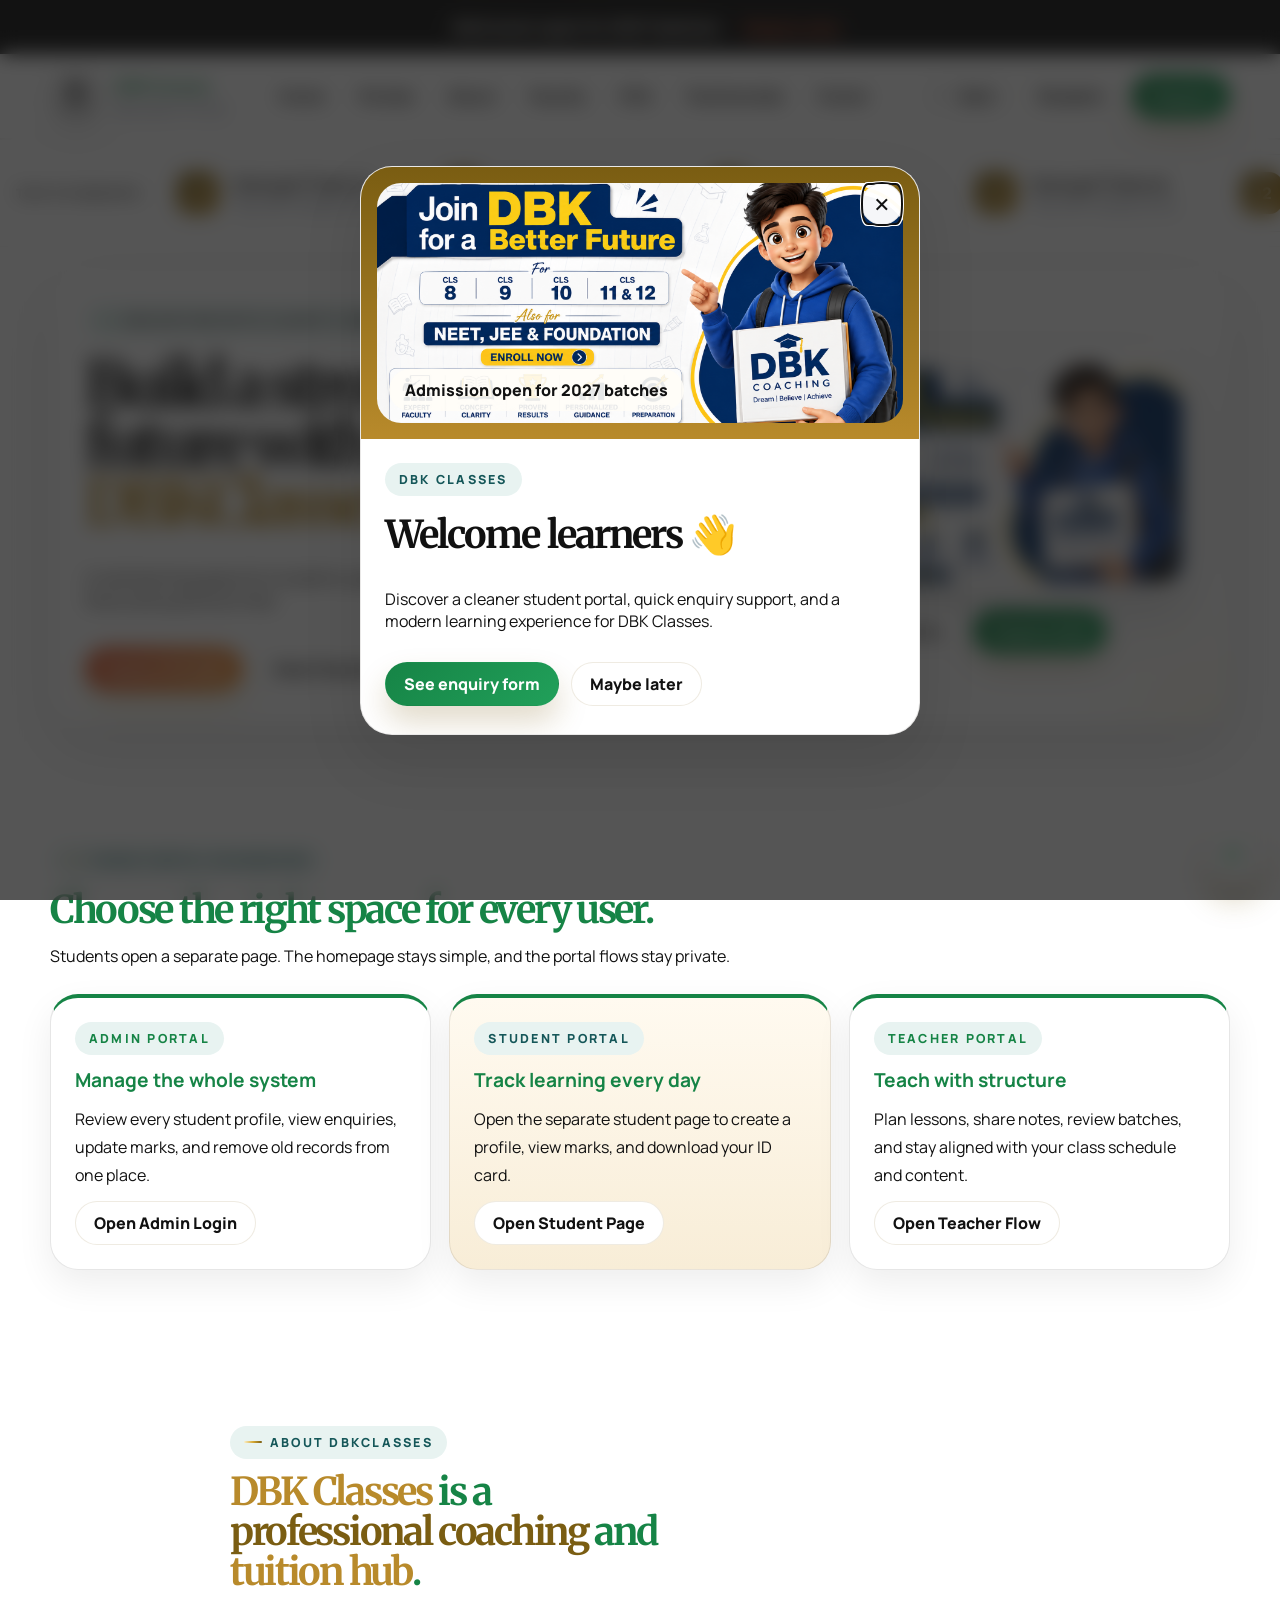
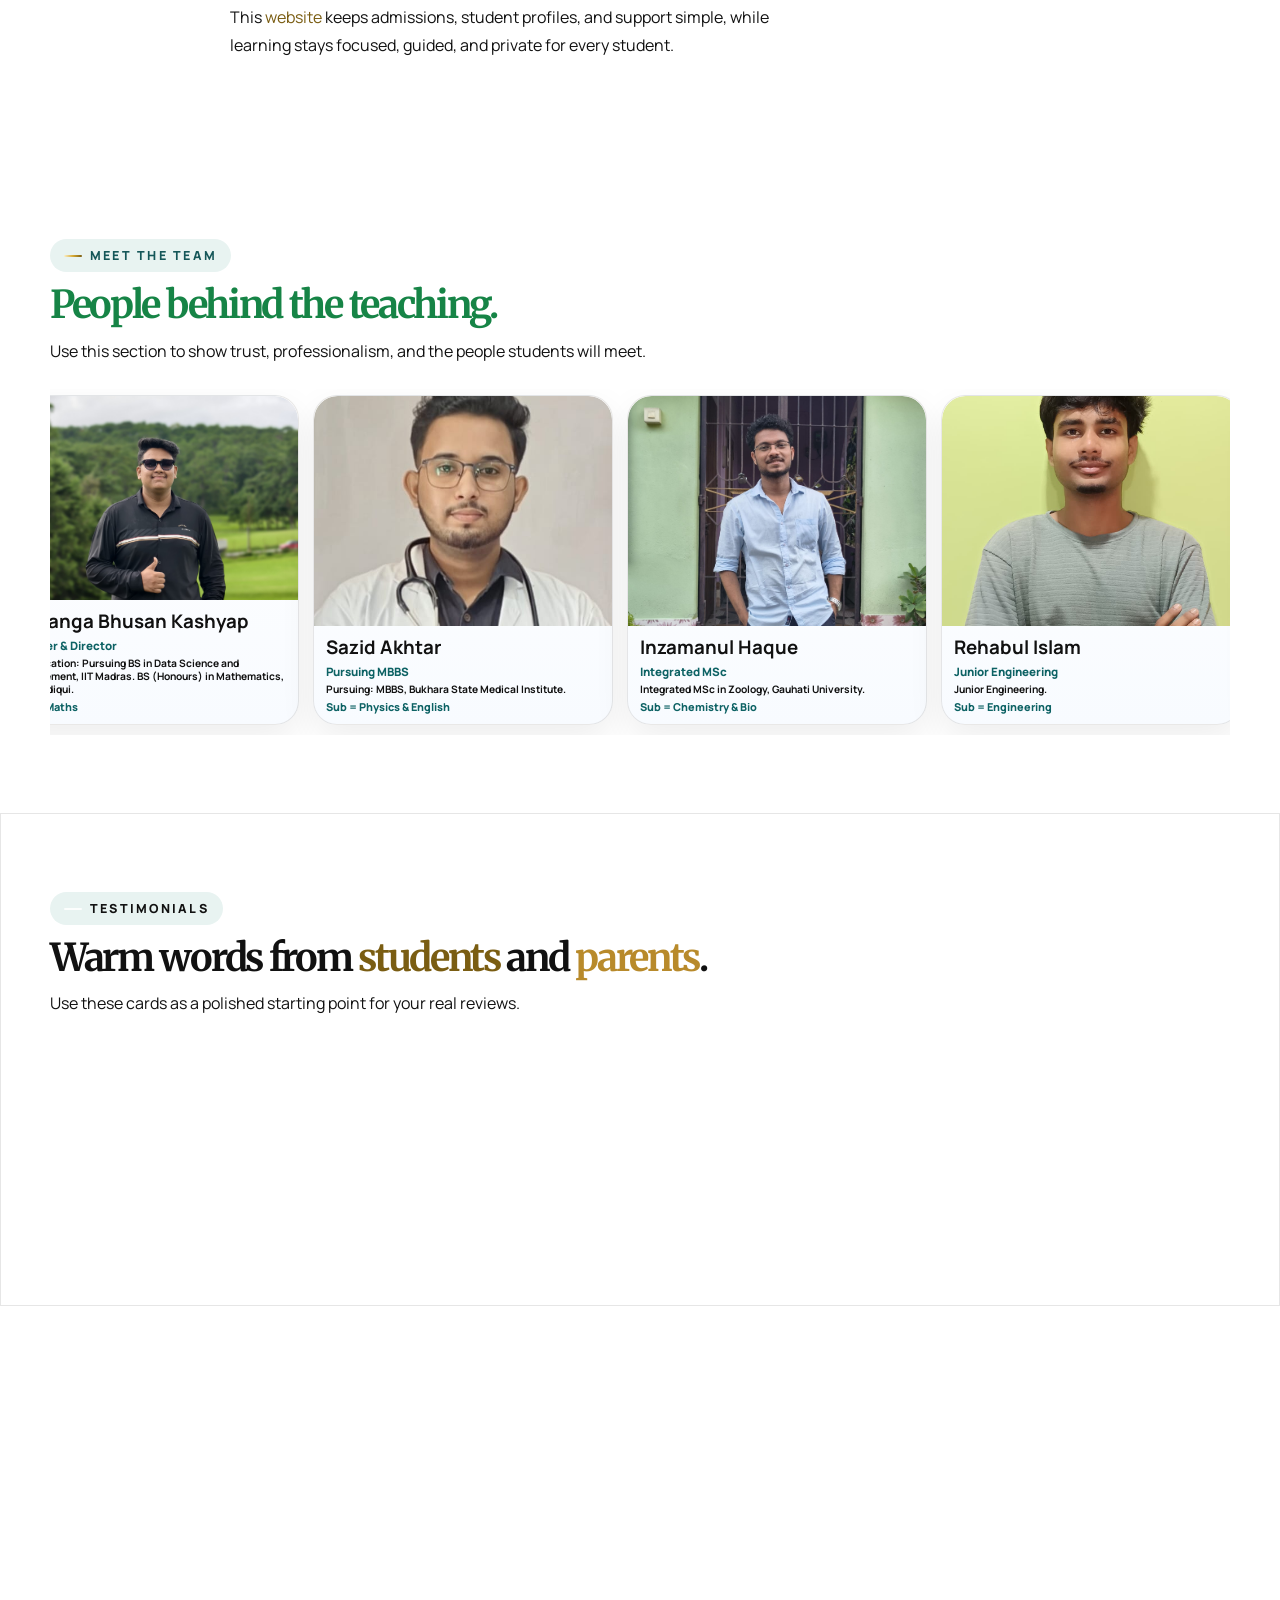
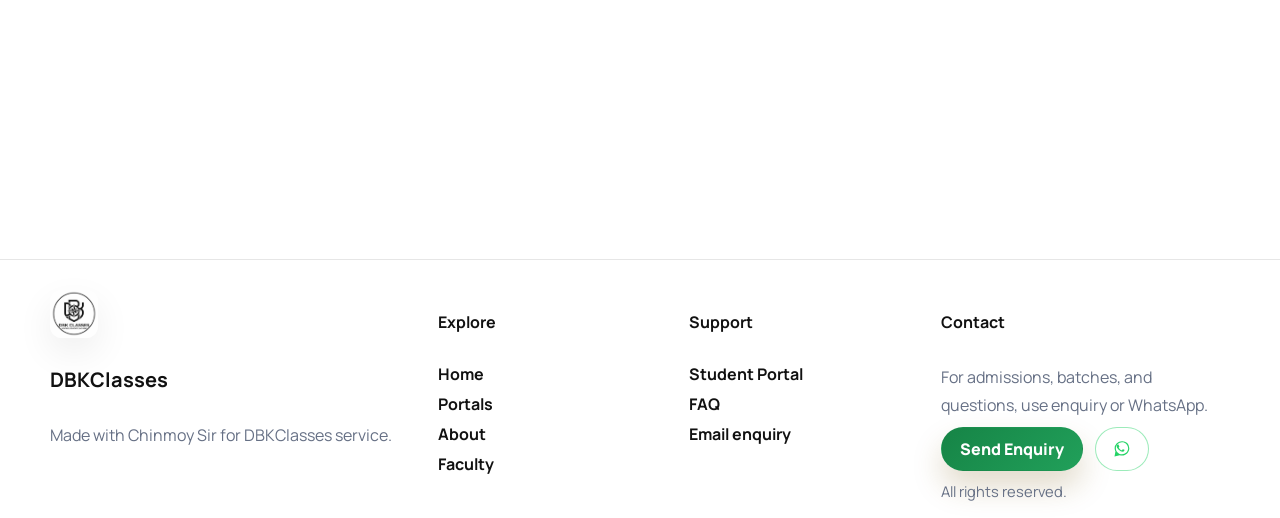
<file: index.html>
﻿<!DOCTYPE html>
<html lang="en">
<head>
  <meta charset="UTF-8" />
  <meta name="viewport" content="width=device-width, initial-scale=1.0" />
  <meta name="description" content="DBK Classes, also known as DBKClasses, is an education and coaching hub with student support, faculty information, enquiries, and a private student portal." />
  <meta name="author" content="DBKClasses" />
  <meta name="robots" content="index, follow" />
  <meta name="theme-color" content="#168446" />
  <meta name="keywords" content="DBK Classes, DBKClasses, DBK, education portal, student portal, coaching, results" />
  <link rel="canonical" href="https://dbkclasses.in/" />
  <meta property="og:type" content="website" />
  <meta property="og:title" content="DBK Classes | DBKClasses Education Portal" />
  <meta property="og:description" content="DBK Classes (DBKClasses) is a polished education website with separate student, teacher, and admin portal flows." />
  <meta property="og:image" content="https://dbkclasses.in/assets/hero/dbk-promo.png" />
  <meta property="og:url" content="https://dbkclasses.in/" />
  <meta property="og:locale" content="en_IN" />
  <meta property="og:site_name" content="DBK Classes" />
  <meta name="twitter:card" content="summary_large_image" />
  <meta name="twitter:title" content="DBK Classes | DBKClasses Education Portal" />
  <meta name="twitter:description" content="DBK Classes (DBKClasses) is a polished education website with separate student, teacher, and admin portal flows." />
  <meta name="twitter:image" content="https://dbkclasses.in/assets/hero/dbk-promo.png" />
  <title>DBK Classes | DBKClasses Education Portal</title>
  <link rel="preconnect" href="https://fonts.googleapis.com" />
  <link rel="preconnect" href="https://fonts.gstatic.com" crossorigin />
  <link href="https://fonts.googleapis.com/css2?family=Manrope:wght@400;500;600;700;800&family=Merriweather:wght@700;900&display=swap" rel="stylesheet" />
  <link rel="stylesheet" href="https://unpkg.com/aos@2.3.4/dist/aos.css" />
  <link rel="stylesheet" href="styles.css" />
  <script type="application/ld+json">
    {
      "@context": "https://schema.org",
      "@type": "EducationalOrganization",
      "name": "DBKClasses",
      "alternateName": ["DBK Classes", "DBK"],
      "url": "https://dbkclasses.in/",
      "logo": "https://dbkclasses.in/assets/logo/dbk-logo.jpg",
      "description": "DBK Classes is an education and coaching hub with student support, faculty information, enquiries, and a private student portal.",
      "sameAs": [],
      "contactPoint": {
        "@type": "ContactPoint",
        "contactType": "customer support",
        "availableLanguage": ["English", "Assamese"]
      }
    }
  </script>
  <script type="application/ld+json">
    {
      "@context": "https://schema.org",
      "@type": "FAQPage",
      "mainEntity": [
        {
          "@type": "Question",
          "name": "What is DBK Classes?",
          "acceptedAnswer": {
            "@type": "Answer",
            "text": "DBK Classes is the official education website for the DBKClasses student, teacher, and admin portals."
          }
        },
        {
          "@type": "Question",
          "name": "Will I still find the site if I search DBK calsses or DBK?",
          "acceptedAnswer": {
            "@type": "Answer",
            "text": "Yes. People sometimes type DBK calsses or DBK by mistake, and the official DBK Classes website is still the right result to click."
          }
        },
        {
          "@type": "Question",
          "name": "What can students do on DBK Classes?",
          "acceptedAnswer": {
            "@type": "Answer",
            "text": "Students can create a profile, view their virtual ID card, and track marks and progress in the student portal."
          }
        },
        {
          "@type": "Question",
          "name": "How do I contact DBK Classes?",
          "acceptedAnswer": {
            "@type": "Answer",
            "text": "Use the enquiry button on the homepage or the WhatsApp button to send a message to the team."
          }
        }
      ]
    }
  </script>
</head>
<body>
  <div class="site-announcement" role="status" aria-label="Admissions announcement">
    <span>Admission open for 2027 batches</span>
    <button class="announcement-link" type="button" data-open-enquiry-modal>Enquiry now</button>
  </div>
  <header class="site-header">
    <div class="header-inner">
      <a class="brand-link" href="#home" aria-label="DBKClasses home">
        <img class="brand-logo" src="assets/logo/dbk-logo.jpg" alt="" aria-hidden="true" />
        <span class="brand-copy">
          <strong>DBKClasses</strong>
          <span>Education Portal</span>
        </span>
      </a>

      <nav class="primary-nav" id="primary-nav" aria-label="Primary navigation">
        <a href="#home">Home</a>
        <a href="#portals">Portals</a>
        <a href="#about">About</a>
        <a href="#team">Faculty</a>
        <a href="#faq">FAQ</a>
        <a href="#testimonials">Testimonials</a>
        <a href="#footer">Footer</a>
      </nav>

      <div class="header-actions">
        <a class="ghost-btn" href="student.html">Student</a>
        <button class="cta-green" type="button" data-open-enquiry-modal>Enquiry</button>
        <button class="nav-toggle" type="button" aria-controls="primary-nav" aria-expanded="false" aria-label="Toggle navigation">
          <span></span>
          <span></span>
          <span></span>
        </button>
      </div>
    </div>
  </header>

  <main>
    <section class="ticker-band" aria-label="Top students slider">
      <div class="ticker-label">Top Students</div>
      <div class="ticker-viewport">
        <div class="ticker-track" id="ticker-track">
          <article class="ticker-card"><span class="rank">01</span><div><h3>Samujjal Thakuria</h3><p>Top rank | steady score</p></div></article>
          <article class="ticker-card"><span class="rank">02</span><div><h3>Sabina Sultana</h3><p>Top rank | strong focus</p></div></article>
          <article class="ticker-card"><span class="rank">03</span><div><h3>Gyanam Kashyap</h3><p>Top rank | fast growth</p></div></article>
          <article class="ticker-card"><span class="rank">01</span><div><h3>Samujjal Thakuria</h3><p>Top rank | steady score</p></div></article>
          <article class="ticker-card"><span class="rank">02</span><div><h3>Sabina Sultana</h3><p>Top rank | strong focus</p></div></article>
          <article class="ticker-card"><span class="rank">03</span><div><h3>Gyanam Kashyap</h3><p>Top rank | fast growth</p></div></article>
        </div>
      </div>
    </section>

    <section class="hero section" id="home">
      <div class="section-shell hero-shell home-hero">
        <div class="hero-copy" data-aos="fade-right">
          <span class="eyebrow">Education with clarity and confidence</span>
          <h1>Build a stronger future with <span class="accent-word accent-gold">DBKClasses</span>.</h1>
          <p>A real learning space for students, parents, and admin staff, built with simple flows and a premium feel.</p>
          <div class="hero-actions">
            <a class="cta-red" href="#portals">Explore Portals</a>
            <a class="ghost-btn" href="#team">Meet Faculty</a>
            <button class="cta-green demo-btn" type="button" data-open-enquiry-modal>Enquiry now</button>
          </div>
        </div>

        <div class="hero-banner" aria-label="DBK promo banner" data-aos="fade-left">
          <div class="hero-banner-frame">
            <img class="hero-banner-image" src="assets/hero/dbk-promo.png" alt="DBKClasses promotional banner for classes 8 to 12" loading="eager" fetchpriority="high" />
          </div>
          <div class="hero-banner-actions">
            <a class="ghost-btn" href="#team">Meet Faculty</a>
            <button class="cta-green" type="button" data-open-enquiry-modal>Enquiry now</button>
          </div>
        </div>
      </div>
    </section>

    <section class="section portal-section" id="portals">
      <div class="section-shell">
        <div class="section-heading" data-aos="fade-up">
          <span class="eyebrow">Three portal dashboard</span>
          <h2>Choose the right space for every user.</h2>
          <p>Students open a separate page. The homepage stays simple, and the portal flows stay private.</p>
        </div>

        <div class="portal-cards">
          <article class="portal-card admin" data-aos="fade-up" data-aos-delay="50">
            <span class="portal-tag">Admin Portal</span>
            <h3>Manage the whole system</h3>
            <p>Review every student profile, view enquiries, update marks, and remove old records from one place.</p>
            <a class="portal-btn" href="admin.html">Open Admin Login</a>
          </article>

          <article class="portal-card student" data-aos="fade-up" data-aos-delay="120">
            <span class="portal-tag">Student Portal</span>
            <h3>Track learning every day</h3>
            <p>Open the separate student page to create a profile, view marks, and download your ID card.</p>
            <a class="portal-btn" href="student.html">Open Student Page</a>
          </article>

          <article class="portal-card teacher" data-aos="fade-up" data-aos-delay="190">
            <span class="portal-tag">Teacher Portal</span>
            <h3>Teach with structure</h3>
            <p>Plan lessons, share notes, review batches, and stay aligned with your class schedule and content.</p>
            <button class="portal-btn" type="button" data-open-maintenance-modal>Open Teacher Flow</button>
          </article>
        </div>
      </div>
    </section>

    <section class="section about" id="about">
      <div class="section-shell about-shell">
        <div class="section-heading left" data-aos="fade-right">
          <span class="eyebrow">About DBKClasses</span>
          <h2><span class="accent-word accent-gold">DBK Classes</span> is a <span class="accent-word accent-deep">professional coaching</span> and <span class="accent-word accent-gold">tuition hub</span>.</h2>
          <p>This <span class="accent-word accent-deep">website</span> keeps admissions, student profiles, and support simple, while learning stays focused, guided, and private for every student.</p>
        </div>
      </div>
    </section>

    <section class="section team" id="team">
      <div class="section-shell">
        <div class="section-heading" data-aos="fade-up">
          <span class="eyebrow">Meet the team</span>
          <h2>People behind the teaching.</h2>
          <p>Use this section to show trust, professionalism, and the people students will meet.</p>
        </div>

        <div class="faculty-slider" aria-label="Faculty cards slider" data-aos="fade-up">
          <div class="faculty-track">
            <div class="faculty-set">
              <article class="faculty-card faculty-featured"><div class="faculty-photo-wrap"><img class="faculty-photo" src="assets/faculty/founder.jpg" alt="Debanga Bhusan Kashyap, Founder and CEO of DBK Classes" loading="eager" /></div><div class="faculty-copy"><h3>Debanga Bhusan Kashyap</h3><p class="faculty-post">Founder &amp; Director</p><p class="faculty-qualification">Qualification: Pursuing BS in Data Science and Management, IIT Madras. BS (Honours) in Mathematics, KK Handiqui.</p><p class="faculty-subject">Sub = Maths</p></div></article>
              <article class="faculty-card faculty-featured"><div class="faculty-photo-wrap"><img class="faculty-photo" src="assets/faculty/teacher1.jpg" alt="Sazid Akhtar" loading="lazy" /></div><div class="faculty-copy"><h3>Sazid Akhtar</h3><p class="faculty-post">Pursuing MBBS</p><p class="faculty-qualification">Pursuing: MBBS, Bukhara State Medical Institute.</p><p class="faculty-subject">Sub = Physics &amp; English</p></div></article>
              <article class="faculty-card faculty-featured"><div class="faculty-photo-wrap"><img class="faculty-photo" src="assets/faculty/teacher2.jpg" alt="Inzamanul Haque" loading="lazy" /></div><div class="faculty-copy"><h3>Inzamanul Haque</h3><p class="faculty-post">Integrated MSc</p><p class="faculty-qualification">Integrated MSc in Zoology, Gauhati University.</p><p class="faculty-subject">Sub = Chemistry &amp; Bio</p></div></article>
              <article class="faculty-card faculty-featured"><div class="faculty-photo-wrap"><img class="faculty-photo" src="assets/faculty/rehabul.jpg" alt="Rehabul Islam" loading="lazy" /></div><div class="faculty-copy"><h3>Rehabul Islam</h3><p class="faculty-post">Junior Engineering</p><p class="faculty-qualification">Junior Engineering.</p><p class="faculty-subject">Sub = Engineering</p></div></article>
              <article class="faculty-card faculty-featured"><div class="faculty-photo-wrap"><img class="faculty-photo" src="assets/faculty/boidurja.jpg" alt="Baidurja Pranab Kashyap" loading="lazy" /></div><div class="faculty-copy"><h3>Baidurja Pranab Kashyap</h3><p class="faculty-post">Chemistry</p><p class="faculty-qualification">BSc in Chemistry, Pub Kamrup College.</p><p class="faculty-subject">Sub = Assamese</p></div></article>
              <article class="faculty-card faculty-featured"><div class="faculty-photo-wrap"><img class="faculty-photo" src="assets/faculty/dipanakr-saikia.jpg" alt="Dipanakr Saikia" loading="lazy" /></div><div class="faculty-copy"><h3>Dipanakr Saikia</h3><p class="faculty-post">Managing Director</p><p class="faculty-qualification">BCA (CTIS), Assam Down Town University.</p><p class="faculty-subject">Tech Line</p></div></article>
              <article class="faculty-card faculty-featured"><div class="faculty-photo-wrap"><img class="faculty-photo" src="assets/faculty/darshan-bhattacharjee.jpg" alt="Darshan Bhattacharjee" loading="lazy" /></div><div class="faculty-copy"><h3>Darshan Bhattacharjee</h3><p class="faculty-post">Accountant</p><p class="faculty-qualification">BSc IT, LCB.</p><p class="faculty-subject">Accounts</p></div></article>
              <article class="faculty-card faculty-featured"><div class="faculty-photo-wrap"><img class="faculty-photo" src="assets/faculty/dhritish-sudarshan-kalita.jpg" alt="Dhritish Sudarshan Kalita" loading="lazy" /></div><div class="faculty-copy"><h3>Dhritish Sudarshan Kalita</h3><p class="faculty-post">CBSE Topper</p><p class="faculty-qualification">100/100 in Social Science, Class 10 board.</p><p class="faculty-subject">Social Science</p></div></article>
            </div>
            <div class="faculty-set" aria-hidden="true">
              <article class="faculty-card faculty-featured"><div class="faculty-photo-wrap"><img class="faculty-photo" src="assets/faculty/founder.jpg" alt="" loading="eager" /></div><div class="faculty-copy"><h3>Debanga Bhusan Kashyap</h3><p class="faculty-post">Founder &amp; Director</p><p class="faculty-qualification">Qualification: Pursuing BS in Data Science and Management, IIT Madras. BS (Honours) in Mathematics, KK Handiqui.</p><p class="faculty-subject">Sub = Maths</p></div></article>
              <article class="faculty-card faculty-featured"><div class="faculty-photo-wrap"><img class="faculty-photo" src="assets/faculty/teacher1.jpg" alt="" loading="lazy" /></div><div class="faculty-copy"><h3>Sazid Akhtar</h3><p class="faculty-post">Pursuing MBBS</p><p class="faculty-qualification">Pursuing: MBBS, Bukhara State Medical Institute.</p><p class="faculty-subject">Sub = Physics &amp; English</p></div></article>
              <article class="faculty-card faculty-featured"><div class="faculty-photo-wrap"><img class="faculty-photo" src="assets/faculty/teacher2.jpg" alt="" loading="lazy" /></div><div class="faculty-copy"><h3>Inzamanul Haque</h3><p class="faculty-post">Integrated MSc</p><p class="faculty-qualification">Integrated MSc in Zoology, Gauhati University.</p><p class="faculty-subject">Sub = Chemistry &amp; Bio</p></div></article>
              <article class="faculty-card faculty-featured"><div class="faculty-photo-wrap"><img class="faculty-photo" src="assets/faculty/rehabul.jpg" alt="" loading="lazy" /></div><div class="faculty-copy"><h3>Rehabul Islam</h3><p class="faculty-post">Junior Engineering</p><p class="faculty-qualification">Junior Engineering.</p><p class="faculty-subject">Sub = Engineering</p></div></article>
              <article class="faculty-card faculty-featured"><div class="faculty-photo-wrap"><img class="faculty-photo" src="assets/faculty/boidurja.jpg" alt="" loading="lazy" /></div><div class="faculty-copy"><h3>Baidurja Pranab Kashyap</h3><p class="faculty-post">Chemistry</p><p class="faculty-qualification">BSc in Chemistry, Pub Kamrup College.</p><p class="faculty-subject">Sub = Assamese</p></div></article>
              <article class="faculty-card faculty-featured"><div class="faculty-photo-wrap"><img class="faculty-photo" src="assets/faculty/dipanakr-saikia.jpg" alt="" loading="lazy" /></div><div class="faculty-copy"><h3>Dipanakr Saikia</h3><p class="faculty-post">Managing Director</p><p class="faculty-qualification">BCA (CTIS), Assam Down Town University.</p><p class="faculty-subject">Tech Line</p></div></article>
              <article class="faculty-card faculty-featured"><div class="faculty-photo-wrap"><img class="faculty-photo" src="assets/faculty/darshan-bhattacharjee.jpg" alt="" loading="lazy" /></div><div class="faculty-copy"><h3>Darshan Bhattacharjee</h3><p class="faculty-post">Accountant</p><p class="faculty-qualification">BSc IT, LCB.</p><p class="faculty-subject">Accounts</p></div></article>
              <article class="faculty-card faculty-featured"><div class="faculty-photo-wrap"><img class="faculty-photo" src="assets/faculty/dhritish-sudarshan-kalita.jpg" alt="" loading="lazy" /></div><div class="faculty-copy"><h3>Dhritish Sudarshan Kalita</h3><p class="faculty-post">CBSE Topper</p><p class="faculty-qualification">100/100 in Social Science, Class 10 board.</p><p class="faculty-subject">Social Science</p></div></article>
            </div>
          </div>
        </div>
      </div>
    </section>

    <section class="section testimonials" id="testimonials">
      <div class="section-shell">
        <div class="section-heading light" data-aos="fade-up">
          <span class="eyebrow">Testimonials</span>
          <h2>Warm words from <span class="accent-word accent-deep">students</span> and <span class="accent-word accent-gold">parents</span>.</h2>
          <p>Use these cards as a polished starting point for your real reviews.</p>
        </div>

        <div class="testimonial-grid">
          <article class="testimonial-card" data-aos="flip-left" data-aos-delay="50"><p>DBKClasses looks organized and gives a strong first impression for parents.</p><div><strong>Priya Sharma</strong><span>Student</span></div></article>
          <article class="testimonial-card" data-aos="flip-left" data-aos-delay="120"><p>The pages are clean and the student portal can stay private and focused.</p><div><strong>Rakesh Verma</strong><span>Parent</span></div></article>
          <article class="testimonial-card" data-aos="flip-left" data-aos-delay="190"><p>The separate portal flow makes it easy to expand later without redesigning everything.</p><div><strong>Neha Gupta</strong><span>Teacher</span></div></article>
        </div>
      </div>
    </section>

    <section class="section faq-section" id="faq">
      <div class="section-shell">
        <div class="section-heading" data-aos="fade-up">
          <span class="eyebrow">Search help</span>
          <h2>Find DBK Classes even with misspellings.</h2>
          <p>These answers help Google connect DBK Classes, DBK calsses, and DBK to the same official website.</p>
        </div>

        <div class="faq-grid">
          <details class="faq-item" data-aos="fade-up" data-aos-delay="50" open><summary>What is DBK Classes?</summary><p>DBK Classes is the official education website for the DBKClasses student, teacher, and admin portals.</p></details>
          <details class="faq-item" data-aos="fade-up" data-aos-delay="110"><summary>Will I still find the site if I search DBK calsses or DBK?</summary><p>Yes. People sometimes type DBK calsses or DBK by mistake, and this site is still the official DBK Classes result.</p></details>
          <details class="faq-item" data-aos="fade-up" data-aos-delay="170"><summary>What can students do on the portal?</summary><p>Students can create a profile, view their virtual ID card, and track marks and progress in one place.</p></details>
          <details class="faq-item" data-aos="fade-up" data-aos-delay="230"><summary>How do I contact DBK Classes?</summary><p>Use the enquiry button in the header or the WhatsApp button to send a message to the team.</p></details>
        </div>
      </div>
    </section>
  </main>

  <footer class="site-footer" id="footer">
    <div class="section-shell footer-grid">
      <div class="footer-brand">
        <img class="footer-logo" src="assets/logo/dbk-logo.jpg" alt="DBK Classes logo" />
        <h3>DBKClasses</h3>
        <p>Made with Chinmoy Sir for DBKClasses service.</p>
      </div>

      <div class="footer-links">
        <h4>Explore</h4>
        <a href="#home">Home</a>
        <a href="#portals">Portals</a>
        <a href="#about">About</a>
        <a href="#team">Faculty</a>
      </div>

      <div class="footer-links">
        <h4>Support</h4>
        <a href="student.html">Student Portal</a>
        <a href="#faq">FAQ</a>
        <a href="mailto:info@dbkclasses.in?subject=DBKClasses%20Enquiry">Email enquiry</a>
      </div>

      <div class="footer-contact footer-contact-text" id="footer-contact">
        <h4>Contact</h4>
        <p>For admissions, batches, and questions, use enquiry or WhatsApp.</p>
        <div class="footer-contact-actions">
          <button class="cta-green" type="button" data-open-enquiry-modal>Send Enquiry</button>
          <a class="ghost-btn whatsapp-icon-link" href="https://wa.me/919365398952?text=Hi%20DBK%20Classes%2C%20I%20want%20to%20know%20more." target="_blank" rel="noopener" aria-label="WhatsApp DBK Classes">
            <svg viewBox="0 0 32 32" aria-hidden="true" focusable="false">
              <path d="M19.11 17.26c-.27-.13-1.58-.78-1.82-.87-.24-.09-.41-.13-.58.13-.17.27-.67.87-.82 1.05-.15.17-.3.2-.57.07-.27-.13-1.14-.42-2.17-1.34-.8-.71-1.34-1.59-1.5-1.86-.16-.27-.02-.41.12-.54.12-.12.27-.3.4-.45.13-.15.17-.26.26-.43.09-.17.04-.31-.02-.44-.06-.13-.58-1.46-.8-2-.21-.51-.43-.44-.58-.45l-.49-.01c-.17 0-.44.06-.67.31-.23.24-.88.86-.88 2.1s.9 2.44 1.02 2.61c.13.17 1.76 2.68 4.27 3.76.6.26 1.07.42 1.43.54.6.19 1.14.16 1.57.1.48-.07 1.58-.65 1.8-1.28.22-.64.22-1.2.15-1.28-.07-.08-.24-.13-.5-.26zm-3.1 5.89h-.01c-4.5 0-8.17-3.66-8.17-8.16 0-2.18.85-4.22 2.39-5.76A8.08 8.08 0 0 1 16 6.84c4.5 0 8.16 3.66 8.16 8.16 0 2.18-.85 4.22-2.39 5.76a8.08 8.08 0 0 1-5.76 2.39zm6.94-15.11A9.75 9.75 0 0 0 16 5.56a9.74 9.74 0 0 0-6.95 2.89A9.7 9.7 0 0 0 6.16 15.1c0 1.45.38 2.86 1.1 4.1L6 26l6.97-1.83a9.74 9.74 0 0 0 3.03.48h.01c5.37 0 9.75-4.37 9.75-9.74a9.67 9.67 0 0 0-2.81-6.87z"/>
            </svg>
          </a>
        </div>
        <p class="footer-credits">All rights reserved.</p>
      </div>
    </div>
  </footer>

  <div class="site-modal" id="welcomeModal" data-site-modal="welcome" aria-hidden="true" hidden>
    <div class="site-modal-backdrop" data-modal-close></div>
    <section class="site-modal-dialog welcome-modal" role="dialog" aria-modal="true" aria-labelledby="welcomeModalTitle">
      <button class="site-modal-close" type="button" aria-label="Close welcome card" data-modal-close>&times;</button>
      <div class="welcome-modal-media">
        <img src="assets/hero/dbk-promo.png" alt="DBK Classes welcome banner" loading="eager" />
        <span class="welcome-modal-chip">Admission open for 2027 batches</span>
      </div>
      <div class="welcome-modal-content">
        <span class="portal-tag">DBK Classes</span>
        <h3 id="welcomeModalTitle">Welcome learners &#128075;</h3>
        <p>Discover a cleaner student portal, quick enquiry support, and a modern learning experience for DBK Classes.</p>
        <div class="welcome-modal-actions">
          <button class="cta-green" type="button" data-open-enquiry-modal>See enquiry form</button>
          <button class="ghost-btn" type="button" data-modal-close>Maybe later</button>
        </div>
      </div>
    </section>
  </div>

  <div class="site-modal" id="enquiryModal" data-site-modal="enquiry" aria-hidden="true" hidden>
    <div class="site-modal-backdrop" data-modal-close></div>
    <section class="site-modal-dialog enquiry-modal" role="dialog" aria-modal="true" aria-labelledby="enquiryModalTitle">
      <button class="site-modal-close" type="button" aria-label="Close enquiry form" data-modal-close>&times;</button>
      <div class="panel-header enquiry-modal-header">
        <div>
          <span class="mini-label">Enquiry form</span>
          <h3 id="enquiryModalTitle">Tell us what you need</h3>
        </div>
        <span class="status-pill">Open</span>
      </div>

      <form id="homeEnquiryForm" class="home-enquiry-form modal-form" novalidate>
        <label class="field">
          <span>Full name</span>
          <input id="enquiryFullName" type="text" placeholder="Your full name" autocomplete="name" required />
        </label>

        <label class="field">
          <span>Phone number</span>
          <input id="enquiryPhoneNo" type="tel" placeholder="Your phone number" autocomplete="tel" required />
        </label>

        <label class="field">
          <span>Email</span>
          <input id="enquiryEmail" type="email" placeholder="Your email address" autocomplete="email" required />
        </label>

        <label class="field">
          <span>Address</span>
          <textarea id="enquiryAddress" rows="3" placeholder="Your address" required></textarea>
        </label>

        <label class="field">
          <span>Enquiry</span>
          <textarea id="enquiryText" rows="4" placeholder="Write your enquiry here" required></textarea>
        </label>

        <div class="form-actions">
          <button class="cta-green" type="submit">Send Enquiry</button>
          <a class="ghost-btn" href="https://wa.me/919365398952?text=Hi%20DBK%20Classes%2C%20I%20want%20to%20know%20more." target="_blank" rel="noopener">WhatsApp instead</a>
        </div>

        <p id="homeEnquiryStatus" class="muted-copy">We will save this enquiry for admin review.</p>
      </form>
    </section>
  </div>

  <div class="site-modal" id="teacherMaintenanceModal" data-site-modal="maintenance" aria-hidden="true" hidden>
    <div class="site-modal-backdrop" data-modal-close></div>
    <section class="site-modal-dialog maintenance-modal" role="dialog" aria-modal="true" aria-labelledby="teacherMaintenanceTitle">
      <button class="site-modal-close" type="button" aria-label="Close teacher portal notice" data-modal-close>&times;</button>
      <div class="maintenance-modal-icon" aria-hidden="true">&#9881;</div>
      <span class="mini-label">Teacher Portal</span>
      <h3 id="teacherMaintenanceTitle">Under maintenance</h3>
      <p>The teacher portal is being prepared and will be available in a future update.</p>
      <div class="form-actions">
        <button class="solid-btn" type="button" data-modal-close>Okay, got it</button>
        <button class="ghost-btn" type="button" data-open-enquiry-modal>Contact DBK Classes</button>
      </div>
    </section>
  </div>

  <a class="floating-whatsapp" href="https://wa.me/919365398952?text=Hi%20DBK%20Classes%2C%20I%20want%20to%20know%20more." target="_blank" rel="noopener" aria-label="Chat with DBK Classes on WhatsApp">
    <svg viewBox="0 0 32 32" aria-hidden="true" focusable="false">
      <path d="M19.11 17.26c-.27-.13-1.58-.78-1.82-.87-.24-.09-.41-.13-.58.13-.17.27-.67.87-.82 1.05-.15.17-.3.2-.57.07-.27-.13-1.14-.42-2.17-1.34-.8-.71-1.34-1.59-1.5-1.86-.16-.27-.02-.41.12-.54.12-.12.27-.3.4-.45.13-.15.17-.26.26-.43.09-.17.04-.31-.02-.44-.06-.13-.58-1.46-.8-2-.21-.51-.43-.44-.58-.45l-.49-.01c-.17 0-.44.06-.67.31-.23.24-.88.86-.88 2.1s.9 2.44 1.02 2.61c.13.17 1.76 2.68 4.27 3.76.6.26 1.07.42 1.43.54.6.19 1.14.16 1.57.1.48-.07 1.58-.65 1.8-1.28.22-.64.22-1.2.15-1.28-.07-.08-.24-.13-.5-.26zm-3.1 5.89h-.01c-4.5 0-8.17-3.66-8.17-8.16 0-2.18.85-4.22 2.39-5.76A8.08 8.08 0 0 1 16 6.84c4.5 0 8.16 3.66 8.16 8.16 0 2.18-.85 4.22-2.39 5.76a8.08 8.08 0 0 1-5.76 2.39zm6.94-15.11A9.75 9.75 0 0 0 16 5.56a9.74 9.74 0 0 0-6.95 2.89A9.7 9.7 0 0 0 6.16 15.1c0 1.45.38 2.86 1.1 4.1L6 26l6.97-1.83a9.74 9.74 0 0 0 3.03.48h.01c5.37 0 9.75-4.37 9.75-9.74a9.67 9.67 0 0 0-2.81-6.87z"/>
    </svg>
  </a>

  <script src="https://cdnjs.cloudflare.com/ajax/libs/gsap/3.12.5/gsap.min.js" defer></script>
  <script src="https://unpkg.com/aos@2.3.4/dist/aos.js" defer></script>
  <script src="script.js" defer></script>
</body>
</html>
</file>
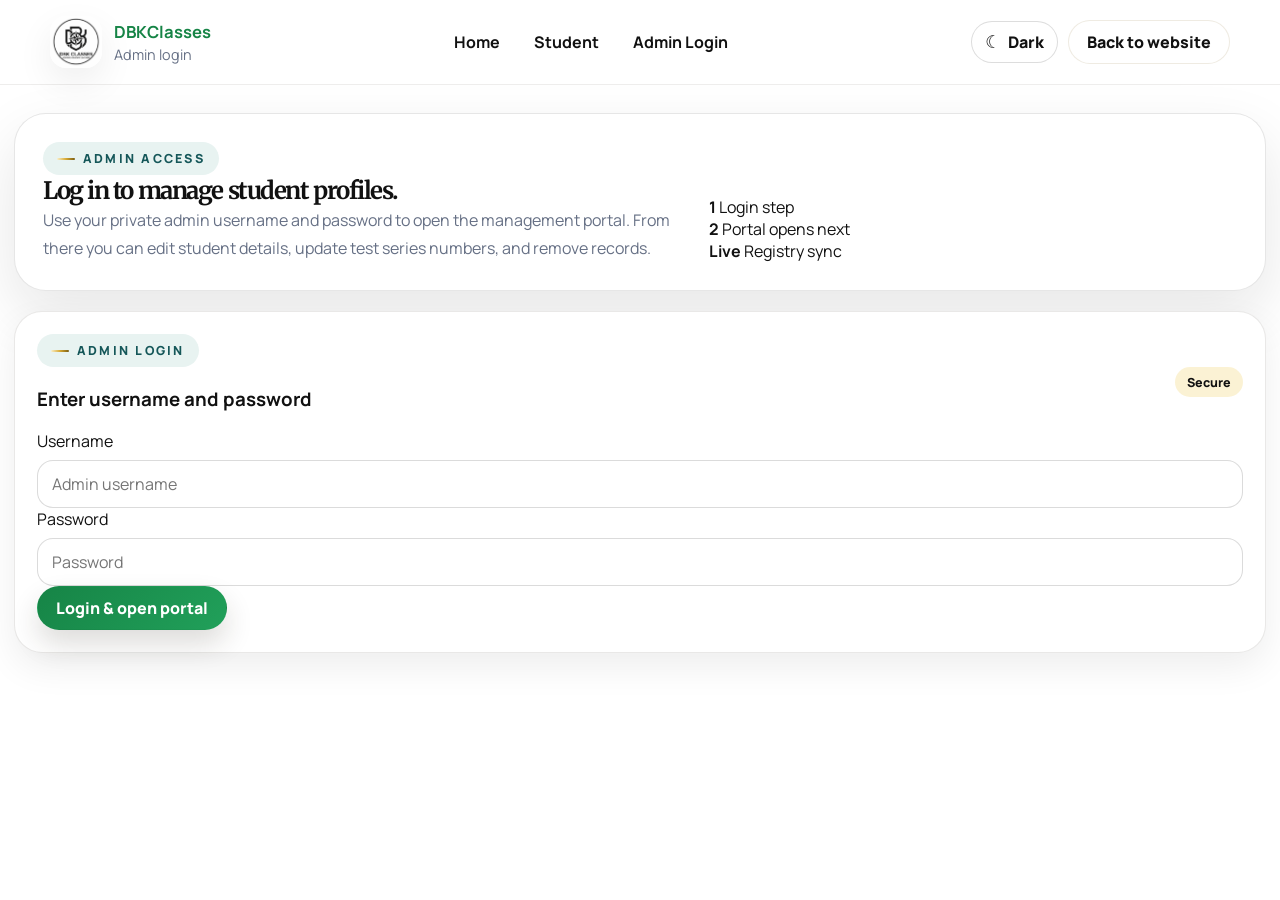
<file: admin-portal.html>
<!DOCTYPE html>
<html lang="en">
<head>
  <meta charset="UTF-8" />
  <meta name="viewport" content="width=device-width, initial-scale=1.0" />
  <meta name="description" content="DBKClasses admin portal student list." />
  <meta name="robots" content="noindex, nofollow, noarchive" />
  <title>DBKClasses | Admin Portal</title>
  <link rel="preconnect" href="https://fonts.googleapis.com" />
  <link rel="preconnect" href="https://fonts.gstatic.com" crossorigin />
  <link href="https://fonts.googleapis.com/css2?family=Manrope:wght@400;500;600;700;800&family=Merriweather:wght@700;900&display=swap" rel="stylesheet" />
  <link rel="stylesheet" href="styles.css" />
</head>
<body class="admin-page" data-page="admin-portal">
  <header class="site-header admin-header">
    <div class="header-inner">
      <a class="brand-link" href="index.html" aria-label="DBKClasses home">
        <img class="brand-logo" src="assets/logo/dbk-logo.jpg" alt="DBKClasses logo" />
        <span class="brand-copy">
          <strong>DBKClasses</strong>
          <span>Admin portal</span>
        </span>
      </a>

      <nav class="primary-nav" id="primary-nav" aria-label="Admin navigation">
        <a href="index.html">Home</a>
        <a href="admin.html">Login</a>
        <a href="admin-portal.html">Portal</a>
      </nav>

      <div class="header-actions">
        <a class="ghost-btn" href="index.html">Back to website</a>
        <button class="ghost-btn" id="logoutAdminBtn" type="button">Logout</button>
        <button class="nav-toggle" type="button" aria-controls="primary-nav" aria-expanded="false" aria-label="Toggle navigation">
          <span></span>
          <span></span>
          <span></span>
        </button>
      </div>
    </div>
  </header>

  <main class="admin-shell">
    <section class="admin-hero">
      <div class="admin-hero-copy">
        <span class="eyebrow">Admin access</span>
        <h1>Search students or enquiries, then open the details panel.</h1>
        <p>
          Use the two tabs to switch between students and enquiries. Click any item to open the full details and actions on the right.
        </p>
        <button class="ghost-btn admin-panel-logout" data-admin-logout type="button">Log out of admin panel</button>
      </div>
      <div class="admin-hero-metrics">
        <article>
          <strong id="adminMetricTotal">0</strong>
          <span>Total records</span>
        </article>
        <article>
          <strong id="adminMetricVisible">0</strong>
          <span>Visible in view</span>
        </article>
        <article>
          <strong>2</strong>
          <span>Tabs to switch views</span>
        </article>
      </div>
    </section>

    <section class="admin-toolbar panel">
      <div class="panel-header admin-toolbar-head">
        <div>
          <span class="mini-label">Record registry</span>
          <h3>Find what you need</h3>
        </div>
        <span class="status-pill">Ready</span>
      </div>

      <div class="admin-tabs" role="tablist" aria-label="Admin record views">
        <button class="admin-tab-button is-active" type="button" data-admin-view="students">Students</button>
        <button class="admin-tab-button" type="button" data-admin-view="enquiries">Enquiries</button>
      </div>

      <div class="admin-toolbar-row">
        <label class="field admin-search-field">
          <span>Search students</span>
          <input id="adminSearch" type="search" placeholder="Name, ID, class, guardian, or series" />
        </label>
        <button class="ghost-btn admin-refresh-btn" id="refreshAdminStudents" type="button">Refresh list</button>
      </div>
    </section>

    <section class="admin-portal-grid">
      <article class="panel admin-list-panel admin-directory-panel">
        <div class="panel-header">
          <div>
            <span class="mini-label" id="adminListLabel">Student list</span>
            <h3 id="adminListTitle">Click any student to view details</h3>
          </div>
          <span class="status-pill" id="adminListStatus">Directory</span>
        </div>
        <div id="adminStudentList" class="admin-student-list"></div>
      </article>

      <article class="panel admin-detail-panel">
        <div class="panel-header">
          <div>
            <span class="mini-label">Details</span>
            <h3 id="adminDetailTitle">Selected record</h3>
          </div>
          <div class="admin-detail-head-actions">
            <span class="status-pill" id="adminDetailStatus">Ready</span>
            <button class="ghost-btn admin-detail-close" id="closeAdminDetail" type="button">Close</button>
          </div>
        </div>
        <div id="adminSelectedDetail" class="admin-selected-detail">
          <div class="admin-empty-list">
            <strong>Select a record</strong>
            <p>Choose a student or enquiry from the list to see the full information here.</p>
          </div>
        </div>
      </article>
    </section>
  </main>

  <script src="script.js"></script>
</body>
</html>
</file>
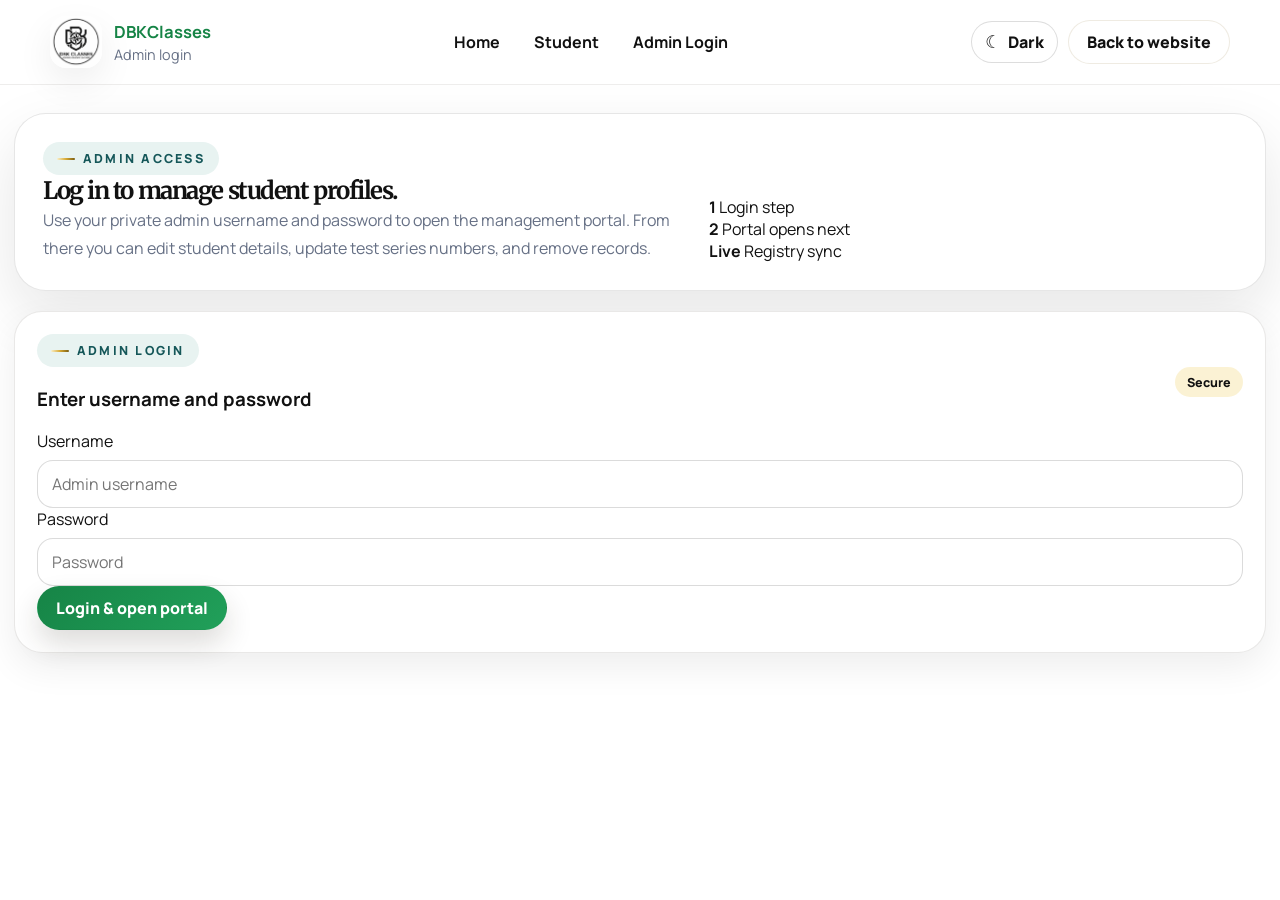
<file: admin-student-edit.html>
<!DOCTYPE html>
<html lang="en">
<head>
  <meta charset="UTF-8" />
  <meta name="viewport" content="width=device-width, initial-scale=1.0" />
  <meta name="description" content="DBKClasses admin student edit page." />
  <meta name="robots" content="noindex, nofollow, noarchive" />
  <title>DBKClasses | Edit Student Marks</title>
  <link rel="preconnect" href="https://fonts.googleapis.com" />
  <link rel="preconnect" href="https://fonts.gstatic.com" crossorigin />
  <link href="https://fonts.googleapis.com/css2?family=Manrope:wght@400;500;600;700;800&family=Merriweather:wght@700;900&display=swap" rel="stylesheet" />
  <link rel="stylesheet" href="styles.css" />
</head>
<body class="admin-page" data-page="admin-student-edit">
  <header class="site-header admin-header">
    <div class="header-inner">
      <a class="brand-link" href="index.html" aria-label="DBKClasses home">
        <img class="brand-logo" src="assets/logo/dbk-logo.jpg" alt="DBKClasses logo" />
        <span class="brand-copy">
          <strong>DBKClasses</strong>
          <span>Admin portal</span>
        </span>
      </a>

      <nav class="primary-nav" id="primary-nav" aria-label="Admin edit navigation">
        <a href="admin-portal.html">Students</a>
        <a href="admin-student.html">Dashboard</a>
        <a href="admin-student-edit.html">Edit marks</a>
      </nav>

      <div class="header-actions">
        <a class="ghost-btn" href="admin-student.html">Back</a>
        <button class="ghost-btn" id="logoutAdminBtn" type="button">Logout</button>
        <button class="nav-toggle" type="button" aria-controls="primary-nav" aria-expanded="false" aria-label="Toggle navigation">
          <span></span>
          <span></span>
          <span></span>
        </button>
      </div>
    </div>
  </header>

  <main class="admin-student-shell">
    <section class="admin-student-hero">
      <div>
        <span class="eyebrow">Edit report</span>
        <h1 id="adminEditStudentName">Student name</h1>
        <p id="adminEditStudentMeta">Student ID</p>
      </div>
      <div class="admin-student-actions">
        <a class="ghost-btn" id="adminEditBackButton" href="admin-student.html">Back to dashboard</a>
        <button class="ghost-btn admin-danger-btn" id="adminDeleteStudent" type="button">Delete profile</button>
      </div>
    </section>

    <section class="admin-student-grid">
      <article class="panel admin-report-settings-panel">
        <div class="panel-header">
          <div>
            <span class="mini-label">Manual details</span>
            <h3>Student result summary</h3>
          </div>
          <span class="status-pill">Shown to student</span>
        </div>
        <div class="admin-report-settings-grid">
          <label class="field">
            <span>Rank</span>
            <input id="adminStudentRank" type="text" placeholder="e.g. 12" />
          </label>
          <label class="field admin-wide-field">
            <span>Special notice from owner</span>
            <textarea id="adminOwnerNotice" rows="3" placeholder="Write a notice for this student"></textarea>
          </label>
        </div>
      </article>

      <article class="panel admin-progress-panel">
        <div class="panel-header">
          <div>
            <span class="mini-label">Progress report</span>
            <h3>Test series marks</h3>
          </div>
          <span class="status-pill" id="adminProgressStatus">Ready</span>
        </div>

        <div class="admin-progress-summary">
          <article>
            <span>Average</span>
            <strong id="adminProgressAverage">0%</strong>
          </article>
          <article>
            <span>Best</span>
            <strong id="adminProgressBest">0%</strong>
          </article>
          <article>
            <span>Latest</span>
            <strong id="adminProgressLatest">0%</strong>
          </article>
          <article>
            <span>Tests</span>
            <strong id="adminProgressTotal">0</strong>
          </article>
        </div>

        <div id="adminProgressList" class="admin-progress-list"></div>

        <div class="form-actions admin-actions">
          <button class="ghost-btn" id="adminAddProgressRow" type="button">Add test series</button>
          <button class="solid-btn" id="adminSaveProgress" type="button">Save report</button>
        </div>
      </article>
    </section>
  </main>

  <script src="script.js"></script>
</body>
</html>
</file>
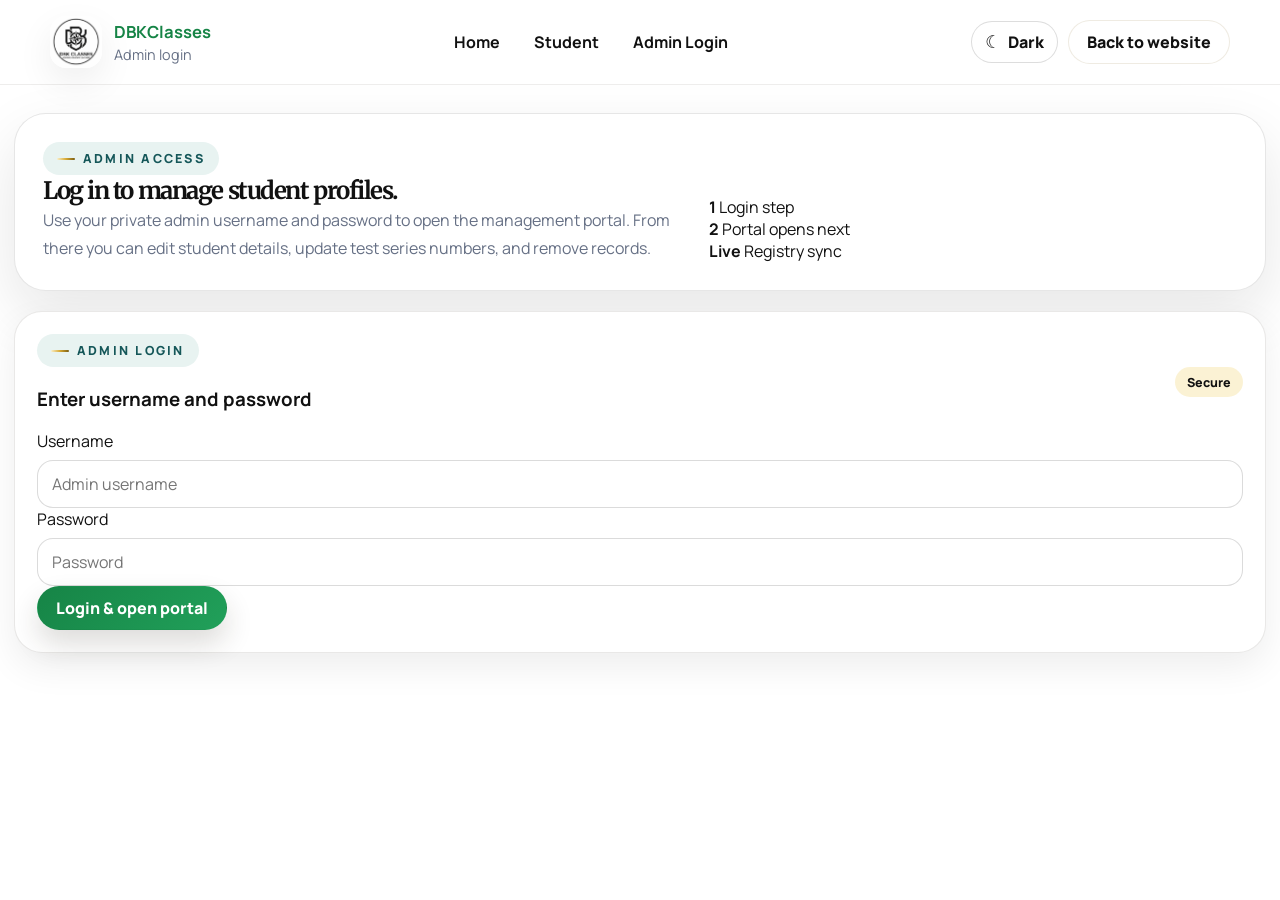
<file: admin-student.html>
<!DOCTYPE html>
<html lang="en">
<head>
  <meta charset="UTF-8" />
  <meta name="viewport" content="width=device-width, initial-scale=1.0" />
  <meta name="description" content="DBKClasses admin student dashboard." />
  <meta name="robots" content="noindex, nofollow, noarchive" />
  <title>DBKClasses | Student Dashboard</title>
  <link rel="preconnect" href="https://fonts.googleapis.com" />
  <link rel="preconnect" href="https://fonts.gstatic.com" crossorigin />
  <link href="https://fonts.googleapis.com/css2?family=Manrope:wght@400;500;600;700;800&family=Merriweather:wght@700;900&display=swap" rel="stylesheet" />
  <link rel="stylesheet" href="styles.css" />
</head>
<body class="admin-page" data-page="admin-student">
  <header class="site-header admin-header">
    <div class="header-inner">
      <a class="brand-link" href="index.html" aria-label="DBKClasses home">
        <img class="brand-logo" src="assets/logo/dbk-logo.jpg" alt="DBKClasses logo" />
        <span class="brand-copy">
          <strong>DBKClasses</strong>
          <span>Admin portal</span>
        </span>
      </a>

      <nav class="primary-nav" id="primary-nav" aria-label="Admin student navigation">
        <a href="admin-portal.html">Students</a>
        <a href="admin-student.html">Dashboard</a>
        <a id="adminStudentEditLink" href="admin-student-edit.html">Edit</a>
      </nav>

      <div class="header-actions">
        <a class="ghost-btn" href="admin-portal.html">Back</a>
        <button class="ghost-btn" id="logoutAdminBtn" type="button">Logout</button>
        <button class="nav-toggle" type="button" aria-controls="primary-nav" aria-expanded="false" aria-label="Toggle navigation">
          <span></span>
          <span></span>
          <span></span>
        </button>
      </div>
    </div>
  </header>

  <main class="admin-student-shell">
    <section class="admin-student-hero">
      <div>
        <span class="eyebrow">Student dashboard</span>
        <h1 id="adminStudentName">Student name</h1>
        <p id="adminStudentMeta">Student ID</p>
      </div>
      <div class="admin-student-actions">
        <button class="solid-btn" id="downloadAdminIdCard" type="button">Download ID card</button>
        <a class="ghost-btn" id="adminStudentEditButton" href="admin-student-edit.html">Edit marks</a>
        <button class="ghost-btn admin-danger-btn" id="adminDeleteStudent" type="button">Delete profile</button>
      </div>
    </section>

    <section class="admin-student-grid">
      <article class="panel admin-dashboard-card">
        <div class="panel-header">
          <div>
            <span class="mini-label">Profile</span>
            <h3>Student details</h3>
          </div>
          <span class="status-pill" id="adminStudentStatus">Active</span>
        </div>

        <div class="admin-profile-strip">
          <div class="admin-photo-box">
            <img id="adminStudentPhoto" alt="Student photo" hidden />
            <span id="adminStudentPhotoFallback">DB</span>
          </div>
          <div class="admin-student-meta-grid">
            <div><strong>Guardian</strong><span id="adminStudentGuardian">-</span></div>
            <div><strong>Contact</strong><span id="adminStudentContact">-</span></div>
            <div><strong>Class</strong><span id="adminStudentClass">-</span></div>
            <div><strong>Test series</strong><span id="adminStudentSeries">-</span></div>
            <div class="admin-wide-field"><strong>Address</strong><span id="adminStudentAddress">-</span></div>
          </div>
        </div>

        <div class="admin-id-card-preview">
          <img id="adminDashboardIdCardPreview" class="id-card-preview" alt="Student ID card preview" />
          <p class="muted-copy">This is the same card that downloads from the button above.</p>
        </div>
      </article>

      <article class="panel admin-dashboard-card">
        <div class="panel-header">
          <div>
            <span class="mini-label">Progress</span>
            <h3>Marks dashboard</h3>
          </div>
          <span class="status-pill">Live</span>
        </div>

        <div class="stats-grid admin-stats-grid">
          <div class="stat-card">
            <span>Average</span>
            <strong id="adminProgressAverage">0%</strong>
          </div>
          <div class="stat-card">
            <span>Best</span>
            <strong id="adminProgressBest">0%</strong>
          </div>
          <div class="stat-card">
            <span>Latest</span>
            <strong id="adminProgressLatest">0%</strong>
          </div>
          <div class="stat-card">
            <span>Tests</span>
            <strong id="adminProgressTotal">0</strong>
          </div>
        </div>

        <div id="adminDashboardChart" class="chart-wrap"></div>
        <div id="adminDashboardRecent" class="recent-results"></div>
      </article>
    </section>
  </main>

  <script src="script.js"></script>
</body>
</html>
</file>
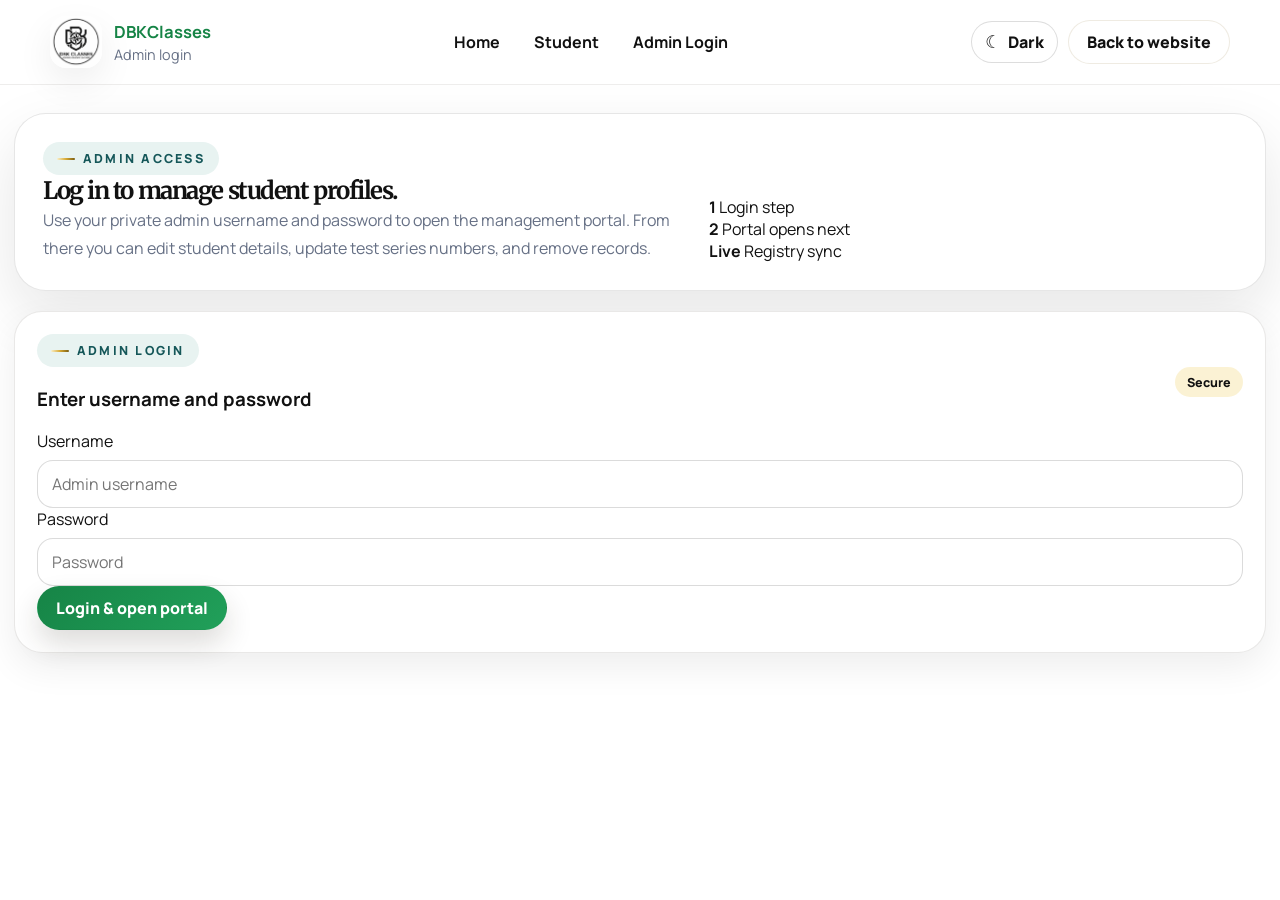
<file: admin.html>
<!DOCTYPE html>
<html lang="en">
<head>
  <meta charset="UTF-8" />
  <meta name="viewport" content="width=device-width, initial-scale=1.0" />
  <meta name="description" content="DBKClasses admin login page." />
  <meta name="robots" content="noindex, nofollow, noarchive" />
  <title>DBKClasses | Admin Login</title>
  <link rel="preconnect" href="https://fonts.googleapis.com" />
  <link rel="preconnect" href="https://fonts.gstatic.com" crossorigin />
  <link href="https://fonts.googleapis.com/css2?family=Manrope:wght@400;500;600;700;800&family=Merriweather:wght@700;900&display=swap" rel="stylesheet" />
  <link rel="stylesheet" href="styles.css" />
</head>
<body class="admin-page" data-page="admin-login">
  <header class="site-header admin-header">
    <div class="header-inner">
      <a class="brand-link" href="index.html" aria-label="DBKClasses home">
        <img class="brand-logo" src="assets/logo/dbk-logo.jpg" alt="DBKClasses logo" />
        <span class="brand-copy">
          <strong>DBKClasses</strong>
          <span>Admin login</span>
        </span>
      </a>

      <nav class="primary-nav" id="primary-nav" aria-label="Admin navigation">
        <a href="index.html">Home</a>
        <a href="student.html">Student</a>
        <a href="admin.html">Admin Login</a>
      </nav>

      <div class="header-actions">
        <a class="ghost-btn" href="index.html">Back to website</a>
        <button class="nav-toggle" type="button" aria-controls="primary-nav" aria-expanded="false" aria-label="Toggle navigation">
          <span></span>
          <span></span>
          <span></span>
        </button>
      </div>
    </div>
  </header>

  <main class="admin-shell">
    <section class="admin-hero">
      <div class="admin-hero-copy">
        <span class="eyebrow">Admin access</span>
        <h1>Log in to manage student profiles.</h1>
        <p>
          Use your private admin username and password to open the management portal. From there you can edit student details, update test series numbers, and remove records.
        </p>
      </div>
      <div class="admin-hero-metrics">
        <article>
          <strong>1</strong>
          <span>Login step</span>
        </article>
        <article>
          <strong>2</strong>
          <span>Portal opens next</span>
        </article>
        <article>
          <strong>Live</strong>
          <span>Registry sync</span>
        </article>
      </div>
    </section>

    <section class="panel admin-login-panel">
      <div class="panel-header">
        <div>
          <span class="mini-label">Admin login</span>
          <h3>Enter username and password</h3>
        </div>
        <span class="status-pill">Secure</span>
      </div>

      <form id="adminLoginForm" class="admin-login-form" novalidate>
        <label class="field">
          <span>Username</span>
          <input id="adminUsername" type="text" placeholder="Admin username" autocomplete="username" required />
        </label>

        <label class="field">
          <span>Password</span>
          <input id="adminPassword" type="password" placeholder="Password" autocomplete="current-password" required />
        </label>

        <div class="form-actions admin-login-actions">
          <button class="solid-btn" type="submit">Login & open portal</button>
        </div>
      </form>
    </section>
  </main>

  <script src="script.js"></script>
</body>
</html>
</file>
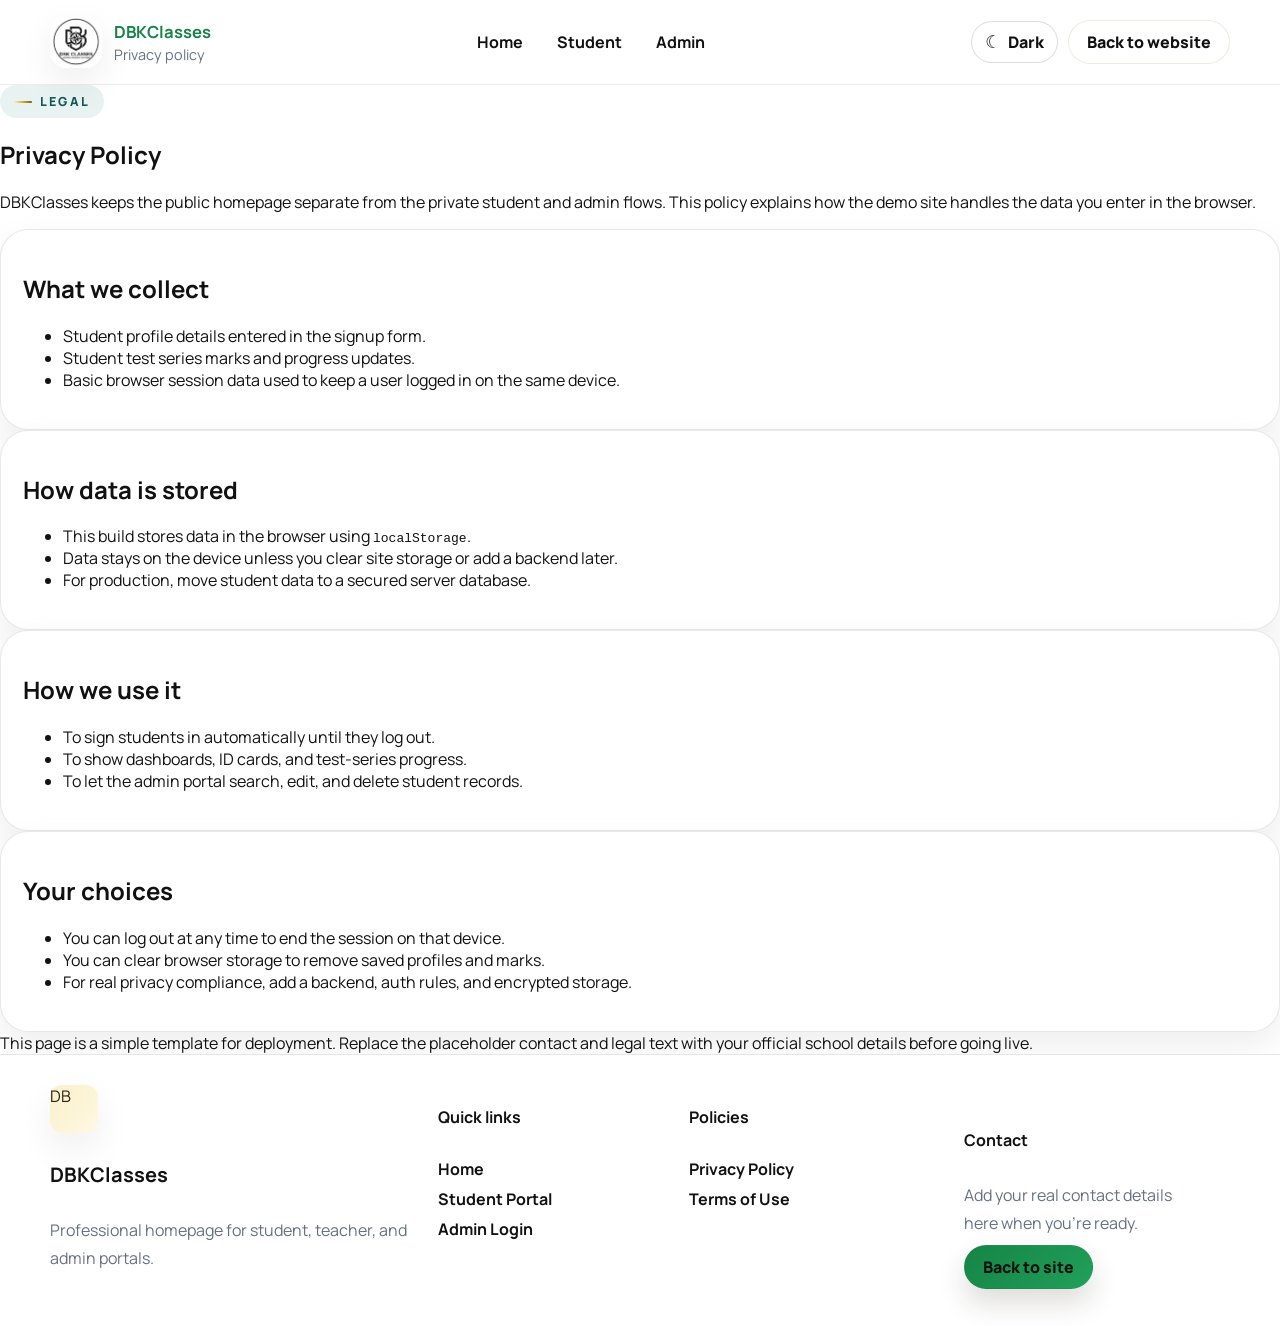
<file: privacy-policy.html>
<!DOCTYPE html>
<html lang="en">
<head>
  <meta charset="UTF-8" />
  <meta name="viewport" content="width=device-width, initial-scale=1.0" />
  <meta name="description" content="DBK Classes privacy policy." />
  <meta name="robots" content="index, follow" />
  <link rel="canonical" href="https://www.dbkclasses.com/privacy-policy.html" />
  <title>DBK Classes | Privacy Policy</title>
  <link rel="preconnect" href="https://fonts.googleapis.com" />
  <link rel="preconnect" href="https://fonts.gstatic.com" crossorigin />
  <link href="https://fonts.googleapis.com/css2?family=Manrope:wght@400;500;600;700;800&family=Merriweather:wght@700;900&display=swap" rel="stylesheet" />
  <link rel="stylesheet" href="styles.css" />
</head>
<body class="policy-page">
  <header class="site-header">
    <div class="header-inner">
      <a class="brand-link" href="index.html" aria-label="DBKClasses home">
        <img class="brand-logo" src="assets/logo/dbk-logo.jpg" alt="DBKClasses logo" />
        <span class="brand-copy">
          <strong>DBKClasses</strong>
          <span>Privacy policy</span>
        </span>
      </a>

      <nav class="primary-nav" id="primary-nav" aria-label="Policy navigation">
        <a href="index.html">Home</a>
        <a href="student.html">Student</a>
        <a href="admin.html">Admin</a>
      </nav>

      <div class="header-actions">
        <a class="ghost-btn" href="index.html">Back to website</a>
        <button class="nav-toggle" type="button" aria-controls="primary-nav" aria-expanded="false" aria-label="Toggle navigation">
          <span></span>
          <span></span>
          <span></span>
        </button>
      </div>
    </div>
  </header>

  <main class="policy-shell">
    <section class="policy-banner">
      <span class="eyebrow">Legal</span>
      <h1>Privacy Policy</h1>
      <p>
        DBKClasses keeps the public homepage separate from the private student and admin flows.
        This policy explains how the demo site handles the data you enter in the browser.
      </p>
    </section>

    <section class="policy-grid">
      <article class="panel policy-card">
        <h2>What we collect</h2>
        <ul class="policy-list">
          <li>Student profile details entered in the signup form.</li>
          <li>Student test series marks and progress updates.</li>
          <li>Basic browser session data used to keep a user logged in on the same device.</li>
        </ul>
      </article>

      <article class="panel policy-card">
        <h2>How data is stored</h2>
        <ul class="policy-list">
          <li>This build stores data in the browser using <code>localStorage</code>.</li>
          <li>Data stays on the device unless you clear site storage or add a backend later.</li>
          <li>For production, move student data to a secured server database.</li>
        </ul>
      </article>

      <article class="panel policy-card">
        <h2>How we use it</h2>
        <ul class="policy-list">
          <li>To sign students in automatically until they log out.</li>
          <li>To show dashboards, ID cards, and test-series progress.</li>
          <li>To let the admin portal search, edit, and delete student records.</li>
        </ul>
      </article>

      <article class="panel policy-card">
        <h2>Your choices</h2>
        <ul class="policy-list">
          <li>You can log out at any time to end the session on that device.</li>
          <li>You can clear browser storage to remove saved profiles and marks.</li>
          <li>For real privacy compliance, add a backend, auth rules, and encrypted storage.</li>
        </ul>
      </article>
    </section>

    <section class="policy-note">
      This page is a simple template for deployment. Replace the placeholder contact and legal text with your official school details before going live.
    </section>
  </main>

  <footer class="site-footer">
    <div class="section-shell footer-grid">
      <div class="footer-brand">
        <div class="footer-logo" aria-hidden="true">DB</div>
        <h3>DBKClasses</h3>
        <p>Professional homepage for student, teacher, and admin portals.</p>
      </div>

      <div class="footer-links">
        <h4>Quick links</h4>
        <a href="index.html">Home</a>
        <a href="student.html">Student Portal</a>
        <a href="admin.html">Admin Login</a>
      </div>

      <div class="footer-links">
        <h4>Policies</h4>
        <a href="privacy-policy.html">Privacy Policy</a>
        <a href="terms.html">Terms of Use</a>
      </div>

      <div class="footer-contact">
        <h4>Contact</h4>
        <p>Add your real contact details here when you're ready.</p>
        <a class="solid-btn" href="index.html#contact">Back to site</a>
      </div>
    </div>
  </footer>

  <script src="script.js"></script>
</body>
</html>
</file>
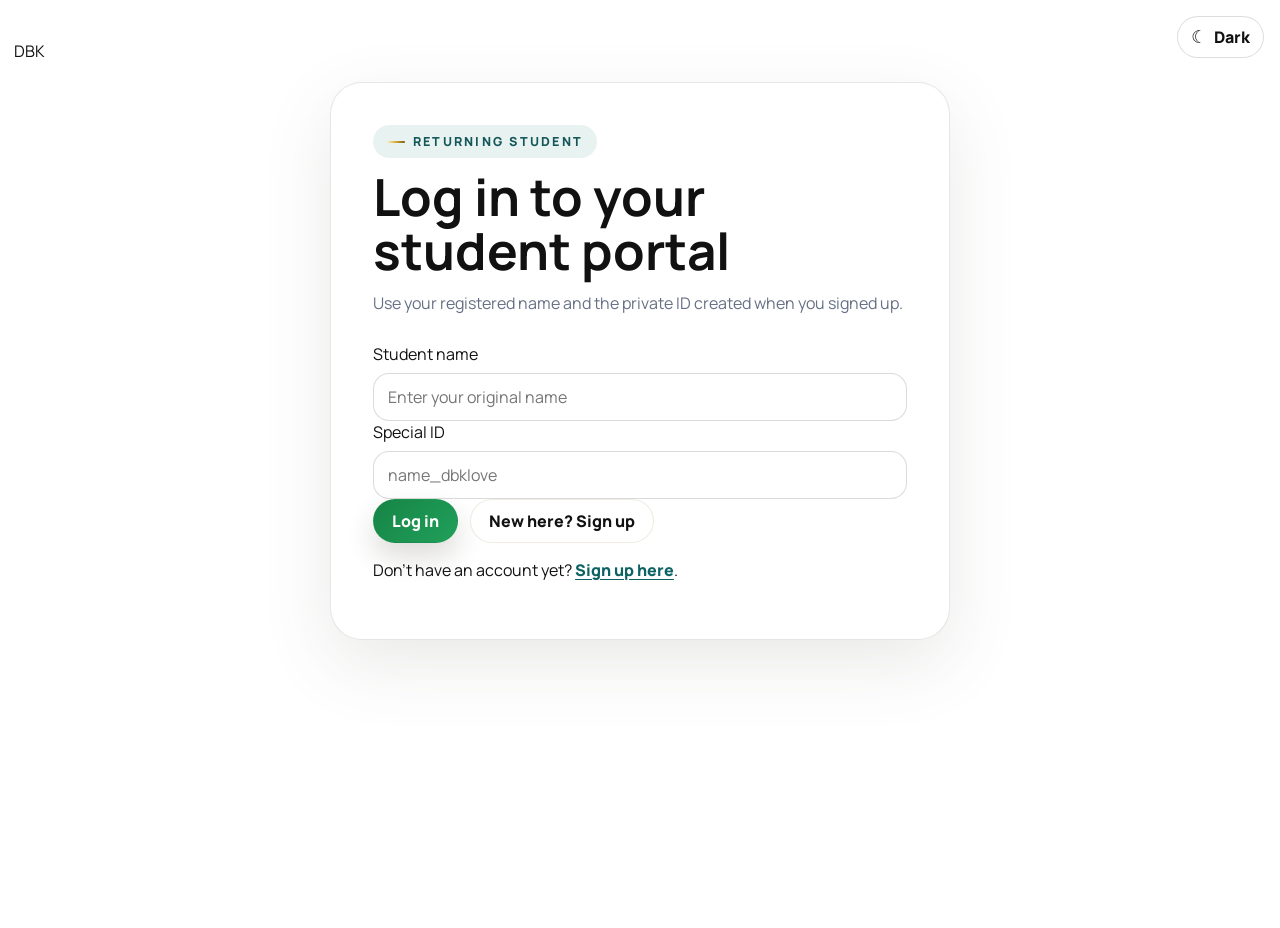
<file: student-dashboard.html>
<!DOCTYPE html>
<html lang="en">
<head>
  <meta charset="UTF-8" />
  <meta name="viewport" content="width=device-width, initial-scale=1.0" />
  <meta name="description" content="DBKClasses student dashboard with result analysis and profile summary." />
  <meta name="robots" content="noindex, nofollow, noarchive" />
  <title>DBKClasses | Student Dashboard</title>
  <link rel="preconnect" href="https://fonts.googleapis.com" />
  <link rel="preconnect" href="https://fonts.gstatic.com" crossorigin />
  <link href="https://fonts.googleapis.com/css2?family=Manrope:wght@400;500;600;700;800&family=Merriweather:wght@700;900&display=swap" rel="stylesheet" />
  <link rel="stylesheet" href="styles.css" />
</head>
<body class="student-dashboard-page" data-page="student-dashboard">
  <header class="site-header student-header">
    <div class="header-inner">
      <a class="brand-link" href="index.html" aria-label="DBKClasses home">
        <img class="brand-logo" src="assets/logo/dbk-logo.jpg" alt="DBKClasses logo" />
        <span class="brand-copy">
          <strong>DBKClasses</strong>
          <span>Student portal</span>
        </span>
      </a>

      <nav class="primary-nav" id="primary-nav" aria-label="Student dashboard navigation">
        <a href="student-dashboard.html">Dashboard</a>
        <a href="student-result.html">Results</a>
        <a href="student-profile.html">Profile</a>
      </nav>

      <div class="header-actions">
        <a class="ghost-btn" href="index.html">Back to website</a>
        <button class="ghost-btn logout-btn" data-student-logout type="button">Logout</button>
        <button class="nav-toggle" type="button" aria-controls="primary-nav" aria-expanded="false" aria-label="Toggle navigation">
          <span></span>
          <span></span>
          <span></span>
        </button>
      </div>
    </div>
  </header>

  <main class="student-dashboard-shell">
    <section class="dashboard-topbar">
      <div>
        <span class="mini-label">Dashboard</span>
        <h1>Welcome back, <span id="dashboardName">Student</span></h1>
      </div>
      <div class="topbar-actions">
        <a class="ghost-btn" href="student-profile.html">Profile</a>
        <button class="ghost-btn" data-student-logout type="button">Logout</button>
      </div>
    </section>

    <section class="dashboard-grid dashboard-profile-grid">
      <article class="panel panel-compact">
        <span class="mini-label">Profile</span>
        <div class="profile-inline">
          <img id="avatarImage" alt="Student avatar" hidden />
          <span id="avatarFallback">DB</span>
          <div class="profile-inline-text">
            <h3 id="dashboardVirtualId">Virtual ID</h3>
            <p id="dashboardClass">Class / Batch</p>
          </div>
        </div>
        <a class="solid-btn full-width" href="student-profile.html">Open complete profile</a>
        <a class="ghost-btn full-width" href="student-result.html">View results</a>
      </article>
      <article class="panel dashboard-welcome-card">
        <span class="mini-label">Your account</span>
        <h2>Keep your student details up to date.</h2>
        <p>Your complete profile and digital ID card are available here. Profile updates are handled manually by DBKClasses when needed.</p>
        <a class="ghost-btn" href="student-profile.html">View digital ID card</a>
      </article>
    </section>
  </main>

  <script src="script.js"></script>
</body>
</html>
</file>
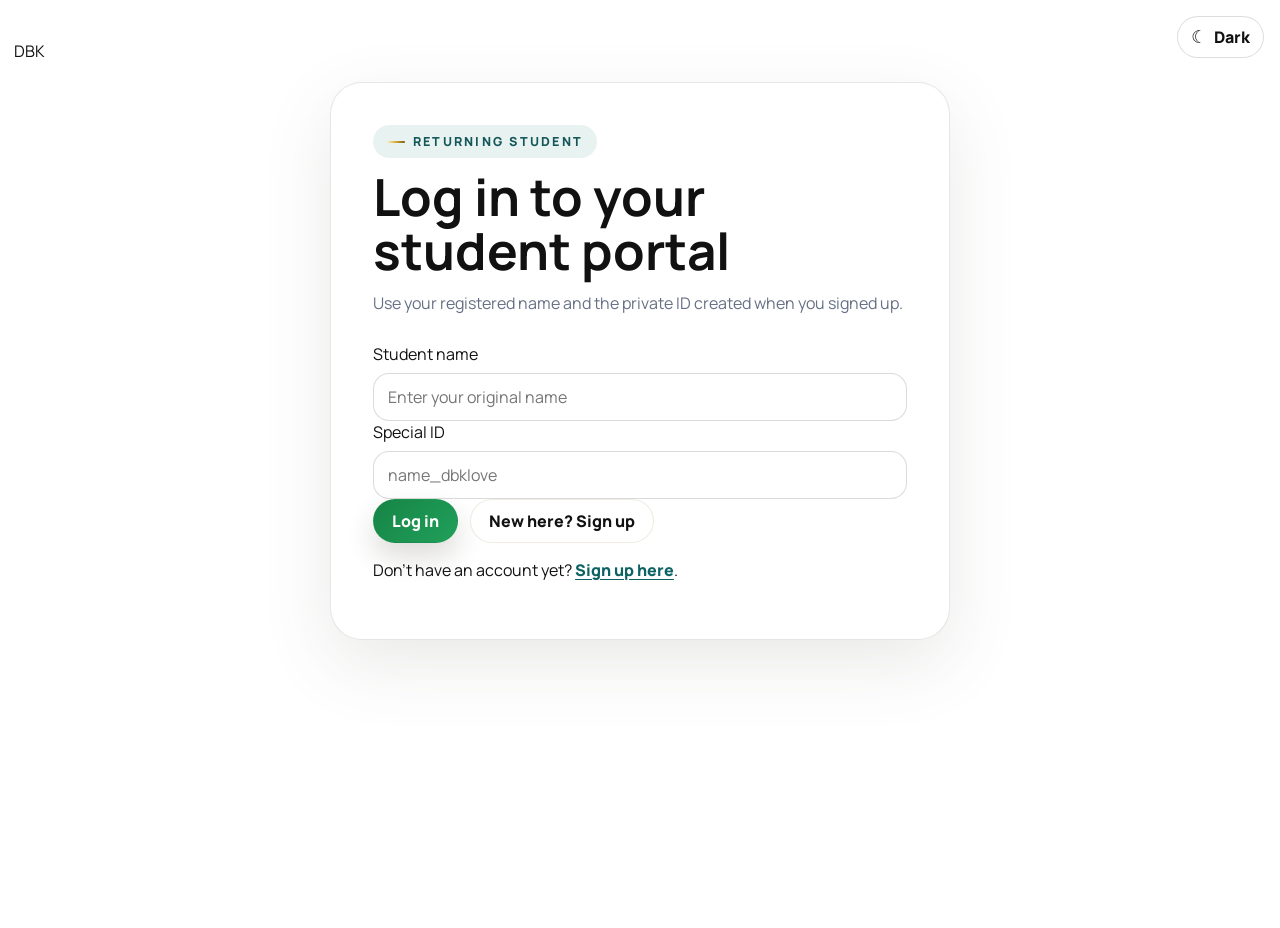
<file: student-login.html>
<!DOCTYPE html>
<html lang="en">
<head>
  <meta charset="UTF-8" />
  <meta name="viewport" content="width=device-width, initial-scale=1.0" />
  <meta name="description" content="DBKClasses student portal login." />
  <meta name="robots" content="noindex, nofollow, noarchive" />
  <title>DBKClasses | Student Login</title>
  <link rel="preconnect" href="https://fonts.googleapis.com" />
  <link rel="preconnect" href="https://fonts.gstatic.com" crossorigin />
  <link href="https://fonts.googleapis.com/css2?family=Manrope:wght@400;500;600;700;800&family=Merriweather:wght@700;900&display=swap" rel="stylesheet" />
  <link rel="stylesheet" href="styles.css" />
</head>
<body class="student-auth-page student-login-page" data-page="student-login">
  <main class="student-auth-shell">
    <div class="dbk-watermark" aria-hidden="true">DBK</div>

    <div class="student-auth-grid student-auth-single">
      <section class="student-auth-card student-login-card" aria-labelledby="student-login-title">
        <div class="student-auth-header">
          <span class="mini-label">Returning student</span>
          <h1 id="student-login-title">Log in to your student portal</h1>
          <p>Use your registered name and the private ID created when you signed up.</p>
        </div>

        <form id="studentLoginForm" class="student-login-form" novalidate>
          <label class="field">
            <span>Student name</span>
            <input id="loginStudentName" type="text" placeholder="Enter your original name" autocomplete="name" required />
          </label>

          <label class="field">
            <span>Special ID</span>
            <input id="loginStudentPassword" type="text" placeholder="name_dbklove" autocomplete="off" required />
          </label>

          <div class="form-actions single-form-actions">
            <button class="solid-btn" type="submit">Log in</button>
            <a class="ghost-btn" href="student-signup.html">New here? Sign up</a>
          </div>
        </form>

        <p class="auth-help-line">Don’t have an account yet? <a class="text-link-inline" href="student-signup.html">Sign up here</a>.</p>
      </section>
    </div>
  </main>

  <script src="script.js"></script>
</body>
</html>
</file>
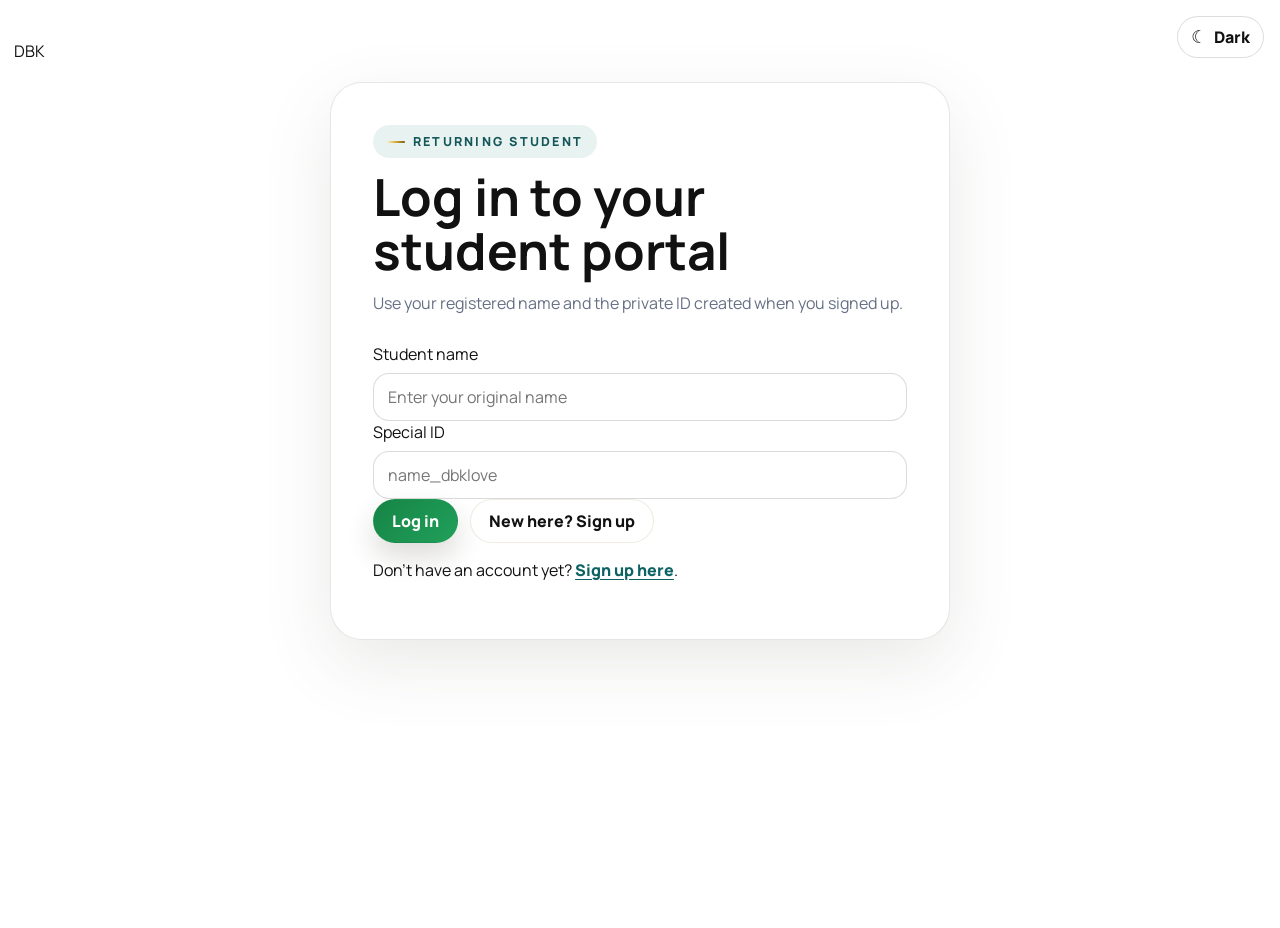
<file: student-profile.html>
<!DOCTYPE html>
<html lang="en">
<head>
  <meta charset="UTF-8" />
  <meta name="viewport" content="width=device-width, initial-scale=1.0" />
  <meta name="description" content="DBKClasses student profile and virtual ID card." />
  <meta name="robots" content="noindex, nofollow, noarchive" />
  <title>DBKClasses | Student Profile</title>
  <link rel="preconnect" href="https://fonts.googleapis.com" />
  <link rel="preconnect" href="https://fonts.gstatic.com" crossorigin />
  <link href="https://fonts.googleapis.com/css2?family=Manrope:wght@400;500;600;700;800&family=Merriweather:wght@700;900&display=swap" rel="stylesheet" />
  <link rel="stylesheet" href="styles.css" />
</head>
<body class="student-profile-page" data-page="student-profile">
  <header class="site-header student-header">
    <div class="header-inner">
      <a class="brand-link" href="index.html" aria-label="DBKClasses home">
        <img class="brand-logo" src="assets/logo/dbk-logo.jpg" alt="DBKClasses logo" />
        <span class="brand-copy">
          <strong>DBKClasses</strong>
          <span>Student portal</span>
        </span>
      </a>

      <nav class="primary-nav" id="primary-nav" aria-label="Student profile navigation">
        <a href="student-dashboard.html">Dashboard</a>
        <a href="student-result.html">Results</a>
        <a href="student-profile.html">Profile</a>
      </nav>

      <div class="header-actions">
        <a class="ghost-btn" href="student-dashboard.html">Dashboard</a>
        <button class="ghost-btn logout-btn" data-student-logout type="button">Logout</button>
        <button class="nav-toggle" type="button" aria-controls="primary-nav" aria-expanded="false" aria-label="Toggle navigation">
          <span></span>
          <span></span>
          <span></span>
        </button>
      </div>
    </div>
  </header>

  <main class="student-profile-shell">
    <section class="profile-head">
      <div>
        <span class="mini-label">Profile</span>
        <h1>Your digital ID card</h1>
      </div>
      <div class="topbar-actions">
        <button class="solid-btn" id="downloadProfilePdf" type="button">Download ID card</button>
        <button class="ghost-btn" data-student-logout type="button">Logout</button>
      </div>
    </section>

    <section class="profile-layout profile-id-only-layout">
      <aside class="panel virtual-id-panel">
        <span class="mini-label">Virtual ID card</span>
        <img id="profileIdCardPreview" class="id-card-preview" alt="Student ID card preview" loading="eager" />
        <p class="muted-copy">Your digital ID card is generated from the details you provide at signup.</p>
      </aside>
    </section>
  </main>

  <script src="script.js"></script>
</body>
</html>
</file>
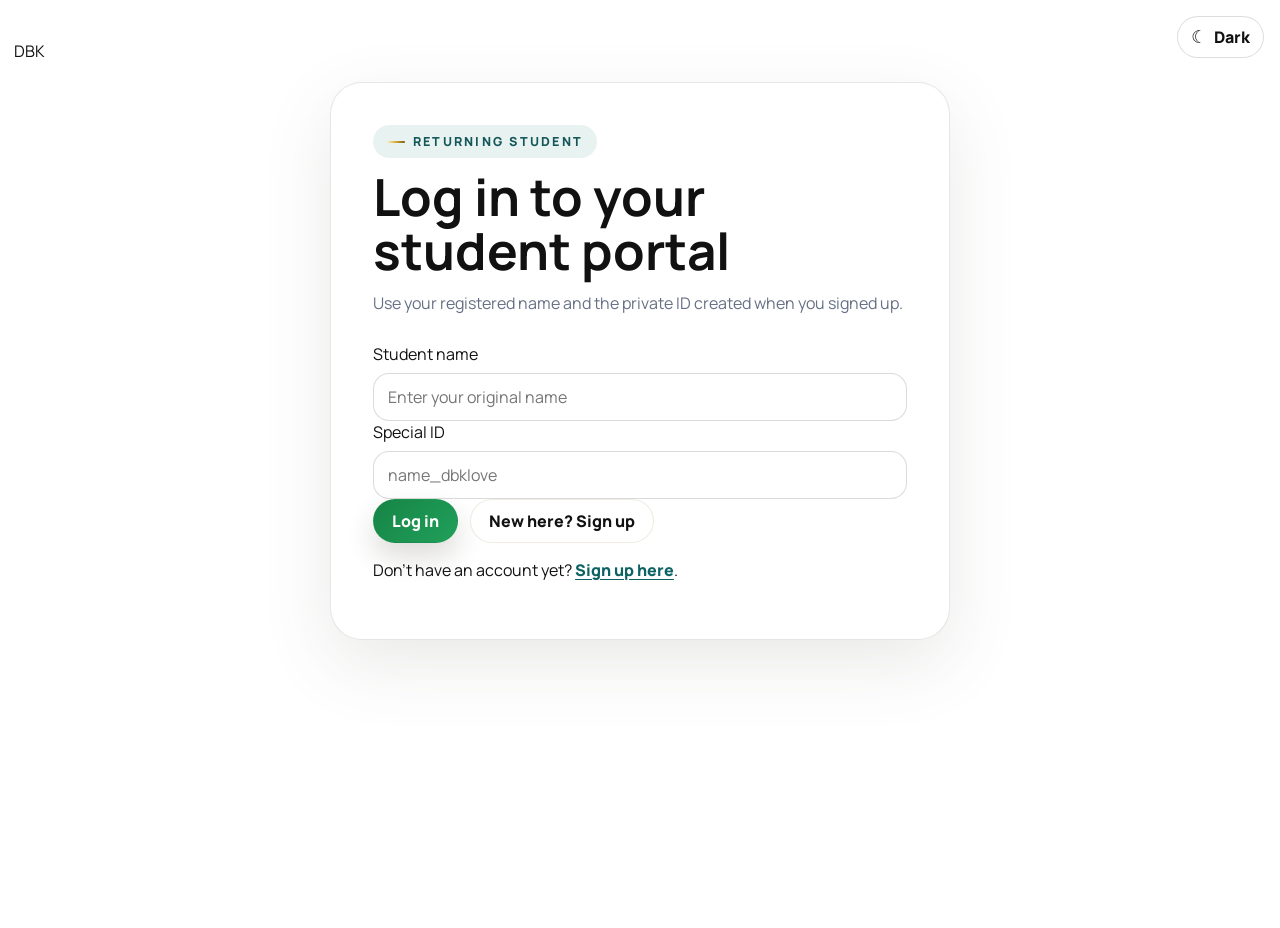
<file: student-result.html>
<!DOCTYPE html>
<html lang="en">
<head>
  <meta charset="UTF-8" />
  <meta name="viewport" content="width=device-width, initial-scale=1.0" />
  <meta name="description" content="DBKClasses student results and score details." />
  <meta name="robots" content="noindex, nofollow, noarchive" />
  <title>DBKClasses | Student Results</title>
  <link rel="preconnect" href="https://fonts.googleapis.com" />
  <link rel="preconnect" href="https://fonts.gstatic.com" crossorigin />
  <link href="https://fonts.googleapis.com/css2?family=Manrope:wght@400;500;600;700;800&family=Merriweather:wght@700;900&display=swap" rel="stylesheet" />
  <link rel="stylesheet" href="styles.css" />
</head>
<body class="student-results-page" data-page="student-results">
  <header class="site-header student-header">
    <div class="header-inner">
      <a class="brand-link" href="index.html" aria-label="DBKClasses home">
        <img class="brand-logo" src="assets/logo/dbk-logo.jpg" alt="DBKClasses logo" />
        <span class="brand-copy">
          <strong>DBKClasses</strong>
          <span>Student portal</span>
        </span>
      </a>

      <nav class="primary-nav" id="primary-nav" aria-label="Student results navigation">
        <a href="student-dashboard.html">Dashboard</a>
        <a href="student-result.html">Results</a>
        <a href="student-profile.html">Profile</a>
      </nav>

      <div class="header-actions">
        <a class="ghost-btn" href="student-dashboard.html">Dashboard</a>
        <button class="ghost-btn logout-btn" data-student-logout type="button">Logout</button>
        <button class="nav-toggle" type="button" aria-controls="primary-nav" aria-expanded="false" aria-label="Toggle navigation">
          <span></span>
          <span></span>
          <span></span>
        </button>
      </div>
    </div>
  </header>

  <main class="student-results-shell">
    <section class="page-banner">
      <div>
        <span class="mini-label">Results</span>
        <h1>Your test series results</h1>
      </div>
      <div class="topbar-actions">
        <a class="ghost-btn" href="student-dashboard.html">Dashboard</a>
        <button class="ghost-btn" data-student-logout type="button">Logout</button>
      </div>
    </section>

    <section class="results-layout">
      <article class="panel result-summary-panel">
        <div class="panel-header">
          <div>
            <span class="mini-label">Overview</span>
            <h3>Student summary</h3>
          </div>
          <span class="status-pill" id="resultStatus">Live report</span>
        </div>

        <div class="stats-grid dashboard-stats">
          <div class="stat-card">
            <span>Average</span>
            <strong id="resultAverage">0%</strong>
          </div>
          <div class="stat-card">
            <span>Best</span>
            <strong id="resultBest">0%</strong>
          </div>
          <div class="stat-card">
            <span>Latest</span>
            <strong id="resultLatest">0%</strong>
          </div>
          <div class="stat-card">
            <span>Test series</span>
            <strong id="resultTotal">0</strong>
          </div>
          <div class="stat-card">
            <span>Rank</span>
            <strong id="resultRank">-</strong>
          </div>
        </div>
      </article>

      <article class="panel result-notice-panel">
        <span class="mini-label">Special notice</span>
        <h3>Message from DBKClasses</h3>
        <p id="resultNotice">Your owner notice will appear here when it is published.</p>
      </article>

      <article class="panel chart-panel result-chart-panel">
        <div class="panel-header">
          <div>
            <span class="mini-label">Progress graph</span>
            <h3>Performance across test series</h3>
          </div>
        </div>
        <div class="chart-wrap" id="resultChart"></div>
      </article>

      <article class="panel results-card-panel">
        <div class="panel-header">
          <div>
            <span class="mini-label">Details</span>
            <h3>Test series details</h3>
          </div>
        </div>
        <div id="resultList" class="marks-list"></div>
      </article>
    </section>
  </main>

  <script src="script.js"></script>
</body>
</html>
</file>
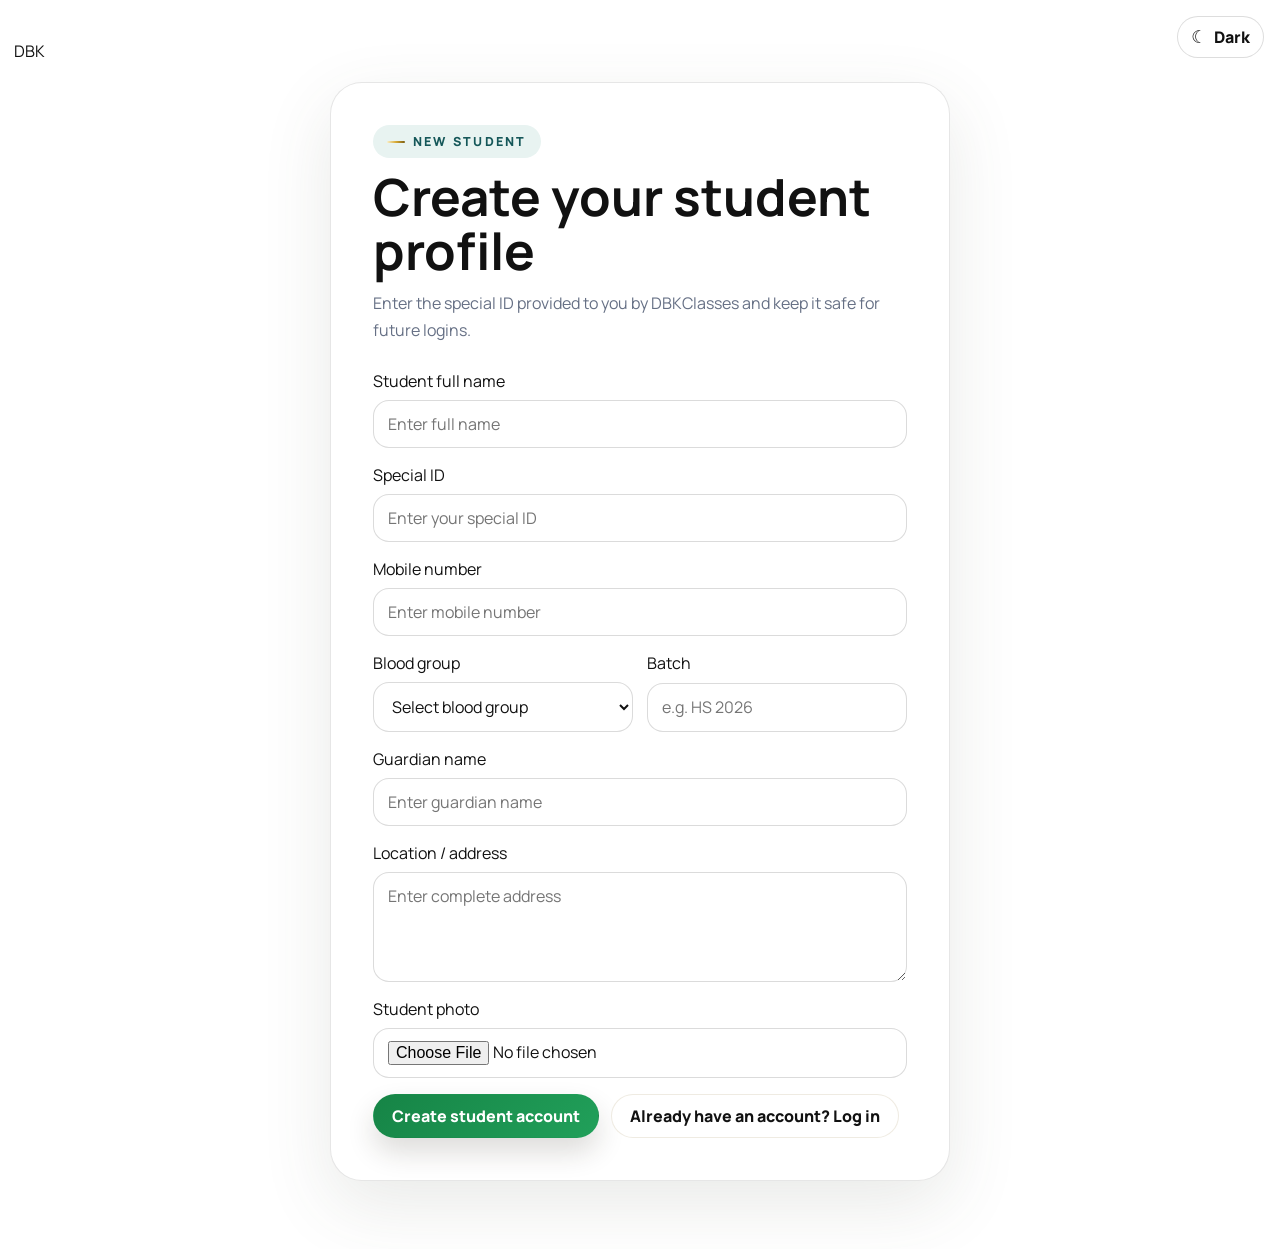
<file: student-signup.html>
<!DOCTYPE html>
<html lang="en">
<head>
  <meta charset="UTF-8" />
  <meta name="viewport" content="width=device-width, initial-scale=1.0" />
  <meta name="description" content="DBKClasses student portal signup." />
  <meta name="robots" content="noindex, nofollow, noarchive" />
  <title>DBKClasses | Student Sign Up</title>
  <link rel="preconnect" href="https://fonts.googleapis.com" />
  <link rel="preconnect" href="https://fonts.gstatic.com" crossorigin />
  <link href="https://fonts.googleapis.com/css2?family=Manrope:wght@400;500;600;700;800&family=Merriweather:wght@700;900&display=swap" rel="stylesheet" />
  <link rel="stylesheet" href="styles.css" />
</head>
<body class="student-auth-page student-signup-page" data-page="student-signup">
  <main class="student-auth-shell">
    <div class="dbk-watermark" aria-hidden="true">DBK</div>

    <div class="student-auth-grid student-auth-single">
      <section class="student-auth-card student-setup-card" aria-labelledby="student-setup-title">
        <div class="student-auth-header single-form-header">
          <span class="mini-label">New student</span>
          <h1 id="student-setup-title">Create your student profile</h1>
          <p>Enter the special ID provided to you by DBKClasses and keep it safe for future logins.</p>
        </div>

        <form id="studentSignupForm" class="student-auth-form single-form" novalidate>
          <label class="field">
            <span>Student full name</span>
            <input id="studentName" type="text" placeholder="Enter full name" autocomplete="name" required />
          </label>

          <label class="field">
            <span>Special ID</span>
            <input id="studentId" type="text" placeholder="Enter your special ID" autocomplete="off" required />
          </label>

          <label class="field">
            <span>Mobile number</span>
            <input id="contactNo" type="tel" placeholder="Enter mobile number" autocomplete="tel" required />
          </label>

          <div class="form-field-grid">
            <label class="field">
              <span>Blood group</span>
              <select id="bloodGroup" required>
                <option value="">Select blood group</option>
                <option>A+</option><option>A-</option><option>B+</option><option>B-</option>
                <option>AB+</option><option>AB-</option><option>O+</option><option>O-</option>
              </select>
            </label>
            <label class="field">
              <span>Batch</span>
              <input id="studentClass" type="text" placeholder="e.g. HS 2026" required />
            </label>
          </div>

          <label class="field">
            <span>Guardian name</span>
            <input id="guardianName" type="text" placeholder="Enter guardian name" required />
          </label>

          <label class="field">
            <span>Location / address</span>
            <textarea id="address" rows="3" placeholder="Enter complete address" required></textarea>
          </label>

          <label class="field photo-field">
            <span>Student photo</span>
            <input id="photoInput" type="file" accept="image/*" />
          </label>

          <div class="form-actions single-form-actions">
            <button class="solid-btn" type="submit">Create student account</button>
            <a class="ghost-btn" href="student-login.html">Already have an account? Log in</a>
          </div>
        </form>
      </section>
    </div>
  </main>

  <script src="script.js"></script>
</body>
</html>
</file>
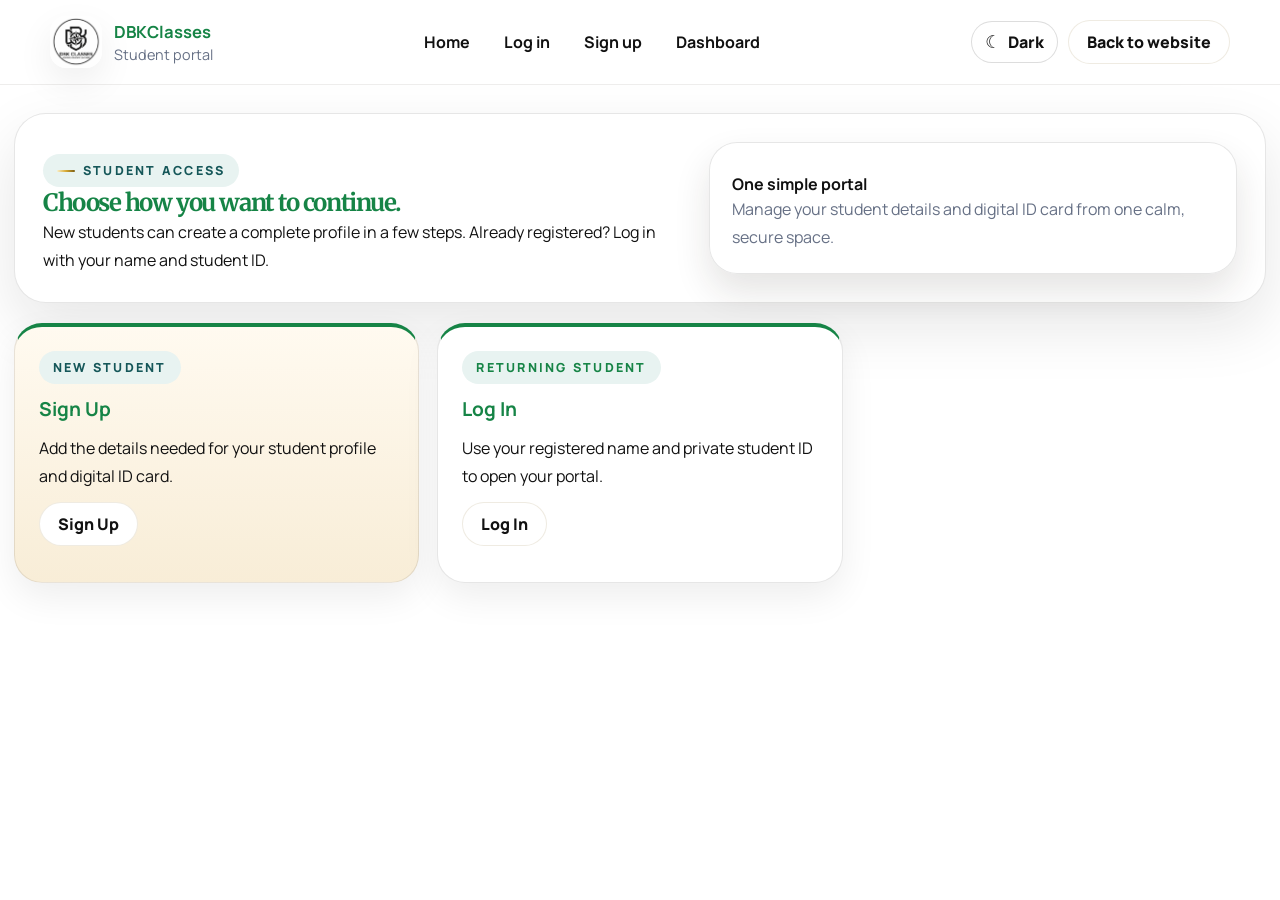
<file: student.html>
<!DOCTYPE html>
<html lang="en">
<head>
  <meta charset="UTF-8" />
  <meta name="viewport" content="width=device-width, initial-scale=1.0" />
  <meta name="description" content="DBKClasses student portal entry page." />
  <meta name="robots" content="noindex, nofollow, noarchive" />
  <title>DBK Classes | Student Portal</title>
  <link rel="preconnect" href="https://fonts.googleapis.com" />
  <link rel="preconnect" href="https://fonts.gstatic.com" crossorigin />
  <link href="https://fonts.googleapis.com/css2?family=Manrope:wght@400;500;600;700;800&family=Merriweather:wght@700;900&display=swap" rel="stylesheet" />
  <link rel="stylesheet" href="styles.css" />
</head>
<body class="student-home-page" data-page="student-home">
  <header class="site-header student-home-header">
    <div class="header-inner">
      <a class="brand-link" href="index.html" aria-label="DBKClasses home">
        <img class="brand-logo" src="assets/logo/dbk-logo.jpg" alt="DBKClasses logo" />
        <span class="brand-copy">
          <strong>DBKClasses</strong>
          <span>Student portal</span>
        </span>
      </a>

      <nav class="primary-nav" id="primary-nav" aria-label="Student navigation">
        <a href="student.html">Home</a>
        <a href="student-login.html">Log in</a>
        <a href="student-signup.html">Sign up</a>
        <a href="student-dashboard.html">Dashboard</a>
      </nav>

      <div class="header-actions">
        <a class="ghost-btn" href="index.html">Back to website</a>
        <button class="nav-toggle" type="button" aria-controls="primary-nav" aria-expanded="false" aria-label="Toggle navigation">
          <span></span>
          <span></span>
          <span></span>
        </button>
      </div>
    </div>
  </header>

  <main class="student-home-shell">
    <section class="student-home-hero">
      <div class="student-home-copy">
        <span class="eyebrow">Student access</span>
        <h1>Choose how you want to continue.</h1>
        <p>New students can create a complete profile in a few steps. Already registered? Log in with your name and student ID.</p>
      </div>
      <div class="student-home-note">
        <strong>One simple portal</strong>
        <p>Manage your student details and digital ID card from one calm, secure space.</p>
      </div>
    </section>

    <section class="portal-cards student-choice-cards">
      <article class="portal-card student">
        <span class="portal-tag">New Student</span>
        <h3>Sign Up</h3>
        <p>Add the details needed for your student profile and digital ID card.</p>
        <a class="portal-btn" href="student-signup.html">Sign Up</a>
      </article>

      <article class="portal-card admin">
        <span class="portal-tag">Returning Student</span>
        <h3>Log In</h3>
        <p>Use your registered name and private student ID to open your portal.</p>
        <a class="portal-btn" href="student-login.html">Log In</a>
      </article>
    </section>
  </main>

  <script src="script.js"></script>
</body>
</html>
</file>
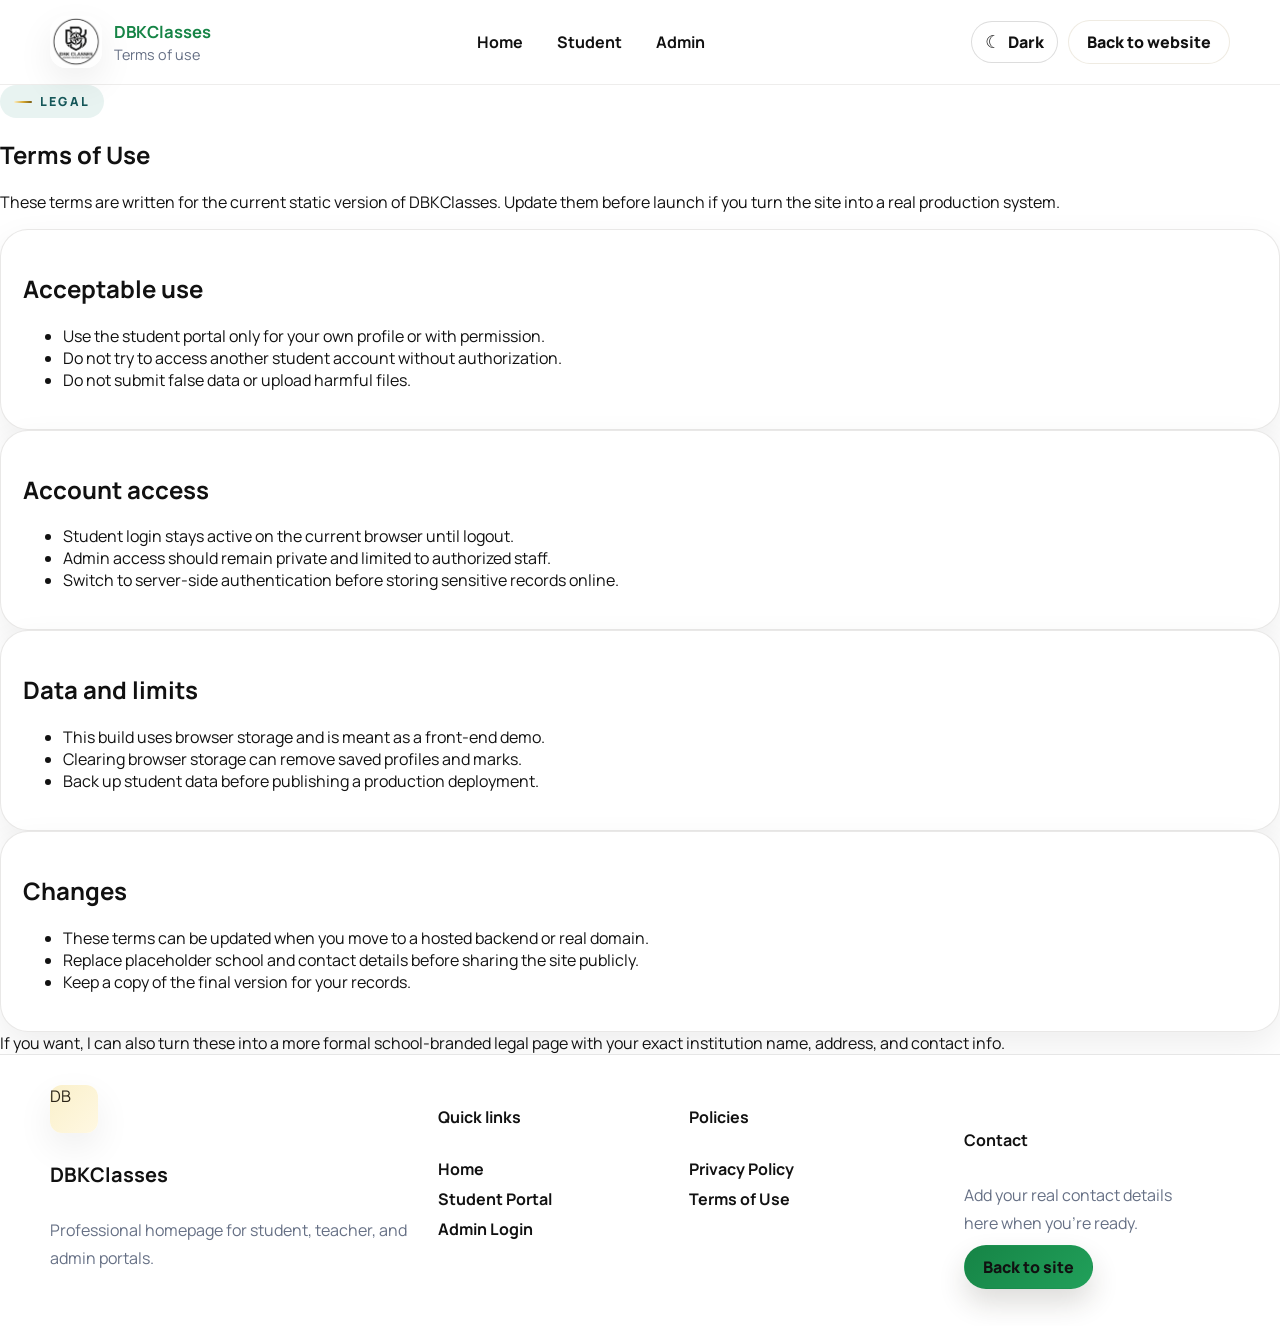
<file: terms.html>
<!DOCTYPE html>
<html lang="en">
<head>
  <meta charset="UTF-8" />
  <meta name="viewport" content="width=device-width, initial-scale=1.0" />
  <meta name="description" content="DBK Classes terms of use." />
  <meta name="robots" content="index, follow" />
  <link rel="canonical" href="https://www.dbkclasses.com/terms.html" />
  <title>DBK Classes | Terms of Use</title>
  <link rel="preconnect" href="https://fonts.googleapis.com" />
  <link rel="preconnect" href="https://fonts.gstatic.com" crossorigin />
  <link href="https://fonts.googleapis.com/css2?family=Manrope:wght@400;500;600;700;800&family=Merriweather:wght@700;900&display=swap" rel="stylesheet" />
  <link rel="stylesheet" href="styles.css" />
</head>
<body class="policy-page">
  <header class="site-header">
    <div class="header-inner">
      <a class="brand-link" href="index.html" aria-label="DBKClasses home">
        <img class="brand-logo" src="assets/logo/dbk-logo.jpg" alt="DBKClasses logo" />
        <span class="brand-copy">
          <strong>DBKClasses</strong>
          <span>Terms of use</span>
        </span>
      </a>

      <nav class="primary-nav" id="primary-nav" aria-label="Policy navigation">
        <a href="index.html">Home</a>
        <a href="student.html">Student</a>
        <a href="admin.html">Admin</a>
      </nav>

      <div class="header-actions">
        <a class="ghost-btn" href="index.html">Back to website</a>
        <button class="nav-toggle" type="button" aria-controls="primary-nav" aria-expanded="false" aria-label="Toggle navigation">
          <span></span>
          <span></span>
          <span></span>
        </button>
      </div>
    </div>
  </header>

  <main class="policy-shell">
    <section class="policy-banner">
      <span class="eyebrow">Legal</span>
      <h1>Terms of Use</h1>
      <p>
        These terms are written for the current static version of DBKClasses. Update them before launch if you turn the site into a real production system.
      </p>
    </section>

    <section class="policy-grid">
      <article class="panel policy-card">
        <h2>Acceptable use</h2>
        <ul class="policy-list">
          <li>Use the student portal only for your own profile or with permission.</li>
          <li>Do not try to access another student account without authorization.</li>
          <li>Do not submit false data or upload harmful files.</li>
        </ul>
      </article>

      <article class="panel policy-card">
        <h2>Account access</h2>
        <ul class="policy-list">
          <li>Student login stays active on the current browser until logout.</li>
          <li>Admin access should remain private and limited to authorized staff.</li>
          <li>Switch to server-side authentication before storing sensitive records online.</li>
        </ul>
      </article>

      <article class="panel policy-card">
        <h2>Data and limits</h2>
        <ul class="policy-list">
          <li>This build uses browser storage and is meant as a front-end demo.</li>
          <li>Clearing browser storage can remove saved profiles and marks.</li>
          <li>Back up student data before publishing a production deployment.</li>
        </ul>
      </article>

      <article class="panel policy-card">
        <h2>Changes</h2>
        <ul class="policy-list">
          <li>These terms can be updated when you move to a hosted backend or real domain.</li>
          <li>Replace placeholder school and contact details before sharing the site publicly.</li>
          <li>Keep a copy of the final version for your records.</li>
        </ul>
      </article>
    </section>

    <section class="policy-note">
      If you want, I can also turn these into a more formal school-branded legal page with your exact institution name, address, and contact info.
    </section>
  </main>

  <footer class="site-footer">
    <div class="section-shell footer-grid">
      <div class="footer-brand">
        <div class="footer-logo" aria-hidden="true">DB</div>
        <h3>DBKClasses</h3>
        <p>Professional homepage for student, teacher, and admin portals.</p>
      </div>

      <div class="footer-links">
        <h4>Quick links</h4>
        <a href="index.html">Home</a>
        <a href="student.html">Student Portal</a>
        <a href="admin.html">Admin Login</a>
      </div>

      <div class="footer-links">
        <h4>Policies</h4>
        <a href="privacy-policy.html">Privacy Policy</a>
        <a href="terms.html">Terms of Use</a>
      </div>

      <div class="footer-contact">
        <h4>Contact</h4>
        <p>Add your real contact details here when you're ready.</p>
        <a class="solid-btn" href="index.html#contact">Back to site</a>
      </div>
    </div>
  </footer>

  <script src="script.js"></script>
</body>
</html>
</file>
<file: styles.css>
﻿:root {
  --bg: #f8f5ee;
  --ink: #24302d;
  --muted: #69716b;
  --line: rgba(36, 48, 45, 0.1);
  --brand: #1d5b57;
  --brand-2: #2e7a6c;
  --teal: #4d8b78;
  --gold: #b8893d;
  --badge: #eee4cf;
  --badge-ink: #5d4b2f;
  --paper: #fffdf8;
  --night: #24302d;
  --shadow: 0 24px 60px rgba(49, 55, 47, 0.12);
  --shadow-soft: 0 14px 36px rgba(49, 55, 47, 0.08);
  --radius-xl: 34px;
  --radius-lg: 26px;
  --radius-md: 18px;
}

/* Persistent light/dark theme controls. */
.theme-toggle {
  display: inline-flex;
  align-items: center;
  justify-content: center;
  gap: 7px;
  min-height: 42px;
  padding: 0 13px;
  border: 1px solid rgba(17, 17, 17, 0.14);
  border-radius: 999px;
  background: #ffffff;
  color: #111111;
  font-weight: 800;
  cursor: pointer;
  transition: transform 0.2s ease, background 0.2s ease, color 0.2s ease, border-color 0.2s ease;
}

.theme-toggle:hover,
.theme-toggle:focus-visible { transform: translateY(-2px); }
.theme-toggle-icon { font-size: 1.1rem; line-height: 1; }
.theme-toggle-floating { position: fixed; top: 16px; right: 16px; z-index: 210; }

html[data-theme="dark"] {
  color-scheme: dark;
  --ink: #eef5f3;
  --muted: #a8b8b5;
  --paper: #182624;
  --bg: #101817;
  --badge: #23413e;
  --badge-ink: #c7e6df;
  --line: rgba(220, 242, 236, 0.16);
}

html[data-theme="dark"] body,
html[data-theme="dark"] body.student-auth-page {
  color: var(--ink);
  background: #101817;
}

html[data-theme="dark"] .site-header,
html[data-theme="dark"] .section,
html[data-theme="dark"] .portal-section,
html[data-theme="dark"] .about,
html[data-theme="dark"] .team,
html[data-theme="dark"] .faq-section,
html[data-theme="dark"] .testimonials,
html[data-theme="dark"] .ticker-band {
  background: #101817;
  color: var(--ink);
}

html[data-theme="dark"] .site-header {
  border-bottom-color: rgba(220, 242, 236, 0.14);
  background: rgba(16, 24, 23, 0.94);
}

html[data-theme="dark"] .primary-nav a,
html[data-theme="dark"] .footer-links a,
html[data-theme="dark"] .brand-copy strong,
html[data-theme="dark"] .footer-brand h3,
html[data-theme="dark"] .portal-card h3,
html[data-theme="dark"] .student-home-copy h1,
html[data-theme="dark"] .section-heading h2,
html[data-theme="dark"] .hero-copy h1,
html[data-theme="dark"] .admin-hero-copy h1,
html[data-theme="dark"] .student-hero-shell h1 {
  color: var(--ink);
}

html[data-theme="dark"] .primary-nav a:hover,
html[data-theme="dark"] .primary-nav a:focus-visible { background: #203936; }

html[data-theme="dark"] .hero-shell,
html[data-theme="dark"] .student-home-hero,
html[data-theme="dark"] .student-hero-shell,
html[data-theme="dark"] .admin-hero,
html[data-theme="dark"] .admin-student-hero,
html[data-theme="dark"] .portal-card.student,
html[data-theme="dark"] .portal-card.admin,
html[data-theme="dark"] .portal-card.teacher,
html[data-theme="dark"] .panel,
html[data-theme="dark"] .about-grid article,
html[data-theme="dark"] .step-card,
html[data-theme="dark"] .stat-card,
html[data-theme="dark"] .faq-item,
html[data-theme="dark"] .student-auth-card {
  background: #182624;
  color: var(--ink);
  border-color: rgba(220, 242, 236, 0.14);
}

html[data-theme="dark"] .hero-copy p,
html[data-theme="dark"] .section-heading p,
html[data-theme="dark"] .portal-card p,
html[data-theme="dark"] .about-grid p,
html[data-theme="dark"] .faq-item p,
html[data-theme="dark"] .footer-brand p,
html[data-theme="dark"] .footer-contact p,
html[data-theme="dark"] .student-home-copy p,
html[data-theme="dark"] .admin-hero-copy p {
  color: var(--muted);
}

html[data-theme="dark"] .ghost-btn,
html[data-theme="dark"] .portal-btn,
html[data-theme="dark"] .text-link,
html[data-theme="dark"] .theme-toggle,
html[data-theme="dark"] .site-modal-close {
  background: #203936;
  color: var(--ink);
  border-color: rgba(220, 242, 236, 0.18);
}

html[data-theme="dark"] .field input,
html[data-theme="dark"] .field textarea,
html[data-theme="dark"] .field select,
html[data-theme="dark"] .student-auth-form input,
html[data-theme="dark"] .student-auth-form textarea,
html[data-theme="dark"] .student-auth-form select,
html[data-theme="dark"] .admin-form input,
html[data-theme="dark"] .admin-form textarea {
  background: #12201e;
  color: var(--ink);
  border-color: rgba(220, 242, 236, 0.18);
}

html[data-theme="dark"] .admin-student-row,
html[data-theme="dark"] .result-row,
html[data-theme="dark"] .mark-item,
html[data-theme="dark"] .admin-student-meta-grid > div,
html[data-theme="dark"] .details-grid > div {
  background: linear-gradient(180deg, #1c302d, #172a28);
  color: var(--ink);
  border-color: rgba(220, 242, 236, 0.14);
}

html[data-theme="dark"] .admin-student-copy span,
html[data-theme="dark"] .admin-student-copy small,
html[data-theme="dark"] .admin-detail-hero p,
html[data-theme="dark"] .admin-detail-grid dt,
html[data-theme="dark"] .muted-copy,
html[data-theme="dark"] .footer-credits {
  color: var(--muted) !important;
}

html[data-theme="dark"] .site-footer {
  background: #0b1211;
  color: var(--ink);
  border-top-color: rgba(220, 242, 236, 0.14);
}

html[data-theme="dark"] .site-footer,
html[data-theme="dark"] .site-footer h3,
html[data-theme="dark"] .site-footer h4,
html[data-theme="dark"] .site-footer a { color: var(--ink); }

html[data-theme="dark"] .site-modal-dialog {
  background: #182624;
  border-color: rgba(220, 242, 236, 0.16);
}

html[data-theme="dark"] .primary-nav {
  background: #182624;
  border-color: rgba(220, 242, 236, 0.14);
}

@media (max-width: 760px) {
  .theme-toggle-label { display: none; }
  .theme-toggle { width: 42px; min-height: 40px; padding: 0; }
  .theme-toggle-floating { top: 12px; right: 12px; }
}

* { box-sizing: border-box; }
html { scroll-behavior: smooth; }
body {
  margin: 0;
  font-family: "Manrope", system-ui, sans-serif;
  color: var(--ink);
  background:
    radial-gradient(circle at 8% 0%, rgba(213, 190, 144, 0.2), transparent 28%),
    radial-gradient(circle at 92% 15%, rgba(93, 143, 122, 0.12), transparent 25%),
    linear-gradient(180deg, #fffdf8 0%, #f3efe5 100%);
}

body.student-auth-page {
  min-height: 100vh;
  color: #111;
  background:
    radial-gradient(circle at top left, rgba(15, 76, 129, 0.18), transparent 24%),
    radial-gradient(circle at top right, rgba(15, 138, 116, 0.16), transparent 22%),
    linear-gradient(180deg, rgba(255, 248, 237, 0.9), rgba(245, 235, 215, 0.98)),
    url("assets/logo/dbk-logo.svg");
  background-repeat: no-repeat, no-repeat, no-repeat, no-repeat;
  background-position: top left, top right, center, center 18%;
  background-size: auto, auto, cover, min(68vw, 540px);
}
img { max-width: 100%; display: block; }
a { color: inherit; text-decoration: none; }
button, input, textarea, select { font: inherit; }

.section {
  padding: 78px 0;
}
.section-shell {
  width: min(1180px, calc(100% - 28px));
  margin: 0 auto;
}
.section-heading {
  display: grid;
  gap: 12px;
  max-width: 820px;
  margin-bottom: 24px;
}
.section-heading.left { max-width: 540px; }
.section-heading h2,
.hero-copy h1,
.student-home-copy h1,
.student-hero-shell h1,
.admin-hero-copy h1 {
  margin: 0;
  font-family: "Merriweather", Georgia, serif;
  letter-spacing: -0.06em;
}
.section-heading h2 { font-size: clamp(2rem, 3vw, 3.4rem); line-height: 1.05; }
.section-heading p,
.about-grid p,
.portal-card p,
.testimonial-card p,
.footer-brand p,
.footer-contact p,
.faq-item p,
.student-home-copy p,
.student-home-note p,
.student-hero-shell p,
.admin-hero-copy p {
  margin: 0;
  color: var(--muted);
  line-height: 1.75;
}
.eyebrow,
.mini-label,
.portal-tag {
  display: inline-flex;
  align-items: center;
  gap: 8px;
  width: fit-content;
  padding: 8px 14px;
  border-radius: 999px;
  background: var(--badge);
  color: var(--badge-ink);
  font-size: 0.78rem;
  font-weight: 900;
  letter-spacing: 0.18em;
  text-transform: uppercase;
}
.eyebrow::before,
.mini-label::before {
  content: "";
  width: 18px;
  height: 2px;
  border-radius: 999px;
  background: linear-gradient(90deg, #faf0cb, #d7a934, #7a5d12);
}

.site-header {
  position: sticky;
  top: 0;
  z-index: 100;
  backdrop-filter: blur(18px);
  background: rgba(255, 248, 237, 0.82);
  border-bottom: 1px solid rgba(16, 32, 51, 0.08);
}
.header-inner {
  width: min(1180px, calc(100% - 28px));
  margin: 0 auto;
  min-height: 84px;
  display: grid;
  grid-template-columns: auto 1fr auto;
  gap: 20px;
  align-items: center;
}
.brand-link {
  display: inline-flex;
  align-items: center;
  gap: 12px;
  min-width: 0;
}
.brand-logo,
.footer-logo {
  width: 52px;
  height: 52px;
  border-radius: 16px;
  object-fit: cover;
  box-shadow: var(--shadow-soft);
}
.brand-copy,
.footer-brand h3 {
  display: grid;
  gap: 2px;
}
.brand-copy strong,
.footer-brand h3 {
  color: var(--ink);
  font-size: 1.04rem;
}
.brand-copy span {
  color: var(--muted);
  font-size: 0.9rem;
}
.primary-nav {
  display: inline-flex;
  justify-content: center;
  flex-wrap: wrap;
  gap: 6px;
}
.primary-nav a,
.footer-links a {
  position: relative;
  padding: 10px 14px;
  color: var(--ink);
  font-weight: 700;
  border-radius: 999px;
}
.primary-nav a::after {
  content: "";
  position: absolute;
  left: 14px;
  right: 14px;
  bottom: 7px;
  height: 2px;
  border-radius: 999px;
  background: currentColor;
  transform: scaleX(0);
  transform-origin: center;
  transition: transform 0.2s ease;
  opacity: 0.28;
}
.primary-nav a:hover::after,
.primary-nav a:focus-visible::after { transform: scaleX(1); }
.header-actions {
  display: inline-flex;
  align-items: center;
  gap: 10px;
}
.ghost-btn,
.solid-btn,
.portal-btn,
.cta-green,
.cta-red,
.text-link {
  display: inline-flex;
  align-items: center;
  justify-content: center;
  gap: 8px;
  min-height: 44px;
  padding: 0 18px;
  border-radius: 999px;
  border: 1px solid transparent;
  font-weight: 800;
  transition: transform 0.2s ease, box-shadow 0.2s ease, background 0.2s ease;
}
.ghost-btn,
.portal-btn,
.text-link {
  background: rgba(255,255,255,0.78);
  border-color: rgba(16,32,51,0.1);
  color: var(--ink);
}
.solid-btn,
.cta-green,
.cta-red {
  background: linear-gradient(135deg, var(--brand), var(--brand-2));
  color: #fff;
  box-shadow: 0 14px 28px rgba(15, 76, 129, 0.2);
}
.cta-green { background: linear-gradient(135deg, #138808, #25a95a); }
.cta-red { background: linear-gradient(135deg, #ff9933, #ffb347); }
.ghost-btn:hover, .solid-btn:hover, .portal-btn:hover, .cta-green:hover, .cta-red:hover, .text-link:hover { transform: translateY(-2px); }
.nav-toggle {
  display: none;
  width: 42px;
  height: 38px;
  padding: 0;
  border-radius: 13px;
  border: 1px solid var(--line);
  background: rgba(255,255,255,0.92);
  align-items: center;
  justify-content: center;
  flex-direction: column;
  gap: 4px;
}
.nav-toggle span {
  width: 18px;
  height: 2px;
  border-radius: 999px;
  background: var(--ink);
}

.ticker-band {
  display: grid;
  grid-template-columns: auto 1fr;
  align-items: center;
  gap: 18px;
  padding: 14px 0;
  background: linear-gradient(135deg, #27415f, #0f8a74);
  color: #fff;
  overflow: hidden;
}
.ticker-label { margin-left: 16px; font-size: 0.8rem; font-weight: 900; letter-spacing: 0.18em; text-transform: uppercase; white-space: nowrap; }
.ticker-viewport { overflow: hidden; }
.ticker-track {
  display: flex;
  width: max-content;
  gap: 16px;
  align-items: stretch;
  animation: ticker-marquee 26s linear infinite;
}
.ticker-card {
  min-width: 250px;
  display: flex;
  align-items: center;
  gap: 14px;
  padding: 14px 18px;
  border-radius: 20px;
  background: rgba(255,255,255,0.14);
  border: 1px solid rgba(255,255,255,0.16);
  flex-shrink: 0;
}
.ticker-card h3, .ticker-card p { margin: 0; }
.ticker-card h3 { font-size: 1.08rem; color: #fff; }
.ticker-card p { color: rgba(255,255,255,0.78); font-size: 0.92rem; }
.rank {
  width: 42px;
  height: 42px;
  border-radius: 14px;
  display: grid;
  place-items: center;
  background: rgba(255,255,255,0.16);
  font-weight: 900;
  flex: 0 0 auto;
}
@keyframes ticker-marquee { from { transform: translateX(0); } to { transform: translateX(-50%); } }

.hero { padding: 22px 0 40px; }
.hero-shell {
  display: grid;
  grid-template-columns: minmax(0, 1.15fr) minmax(360px, 0.85fr);
  gap: 24px;
  align-items: center;
  padding: 34px;
  border-radius: var(--radius-xl);
  color: #fff;
  background:
    radial-gradient(circle at top right, rgba(255,255,255,0.12), transparent 26%),
    linear-gradient(135deg, #0f1f35, #123e67 52%, #0f8a74);
  box-shadow: var(--shadow);
  position: relative;
  overflow: hidden;
}
.hero-shell::after {
  content: "";
  position: absolute;
  inset: auto -10% -30% auto;
  width: 280px;
  height: 280px;
  border-radius: 50%;
  background: rgba(255,255,255,0.08);
  filter: blur(8px);
}
.hero-copy { position: relative; z-index: 1; display: grid; gap: 18px; }
.hero-copy .eyebrow { color: rgba(255,255,255,0.88); }
.hero-copy .eyebrow::before { background: rgba(255,255,255,0.88); }
.hero-copy h1 { font-size: clamp(3rem, 5vw, 6.2rem); max-width: 12ch; line-height: 0.92; letter-spacing: -0.07em; }
.hero-copy p { max-width: 62ch; color: rgba(255,255,255,0.82); font-size: 1.05rem; }
.hero-actions, .form-actions, .hero-banner-actions, .admin-student-actions, .topbar-actions {
  display: flex;
  flex-wrap: wrap;
  gap: 12px;
}
.hero-banner { display: grid; gap: 14px; position: relative; z-index: 1; }
.hero-banner-frame {
  border-radius: 28px;
  padding: 12px;
  background: rgba(255,255,255,0.08);
  border: 1px solid rgba(255,255,255,0.14);
  box-shadow: var(--shadow);
}
.hero-banner-image { width: 100%; border-radius: 20px; object-fit: cover; }
.hero-banner-actions { justify-content: center; }

.portal-cards,
.about-grid,
.testimonial-grid,
.steps-grid,
.stats-grid,
.faq-grid,
.portal-cards.student-choice-cards {
  display: grid;
  gap: 18px;
}
.portal-cards,
.about-grid,
.steps-grid,
.stats-grid,
.faq-grid { grid-template-columns: repeat(3, minmax(0, 1fr)); }
.portal-card,
.about-grid article,
.step-card,
.stat-card,
.testimonial-card,
.faq-item,
.panel,
.student-home-note {
  border-radius: 28px;
  background: rgba(255,255,255,0.92);
  border: 1px solid rgba(16,32,51,0.08);
  box-shadow: var(--shadow-soft);
}
.portal-card {
  padding: 24px;
  min-height: 260px;
  display: grid;
  align-content: start;
  gap: 12px;
}
.portal-card h3 { margin: 0; font-size: 1.2rem; }
.portal-card p { margin: 0; }
.portal-card.admin { background: linear-gradient(180deg, #132035, #173e63); color: #fff; }
.portal-card.student { background: linear-gradient(180deg, #fff, #f6fbff); }
.portal-card.teacher { background: linear-gradient(180deg, #0f8a74, #0f4c81); color: #fff; }
.portal-card.admin .portal-tag,
.portal-card.teacher .portal-tag { color: var(--badge-ink); }
.portal-btn { width: fit-content; margin-top: auto; }
.split-layout {
  display: grid;
  grid-template-columns: minmax(0, 1fr) minmax(0, 1fr);
  gap: 22px;
  align-items: start;
}
.about-grid article {
  padding: 24px;
  display: grid;
  gap: 10px;
}
.about-grid h3, .step-card h3, .stat-card strong { margin: 0; }
.team { background: linear-gradient(180deg, #f1f6ff, #fbfdff); }
.faculty-slider {
  overflow-x: auto;
  overflow-y: hidden;
  padding: 6px 0 10px;
  scrollbar-width: none;
  -ms-overflow-style: none;
}
.faculty-slider::-webkit-scrollbar { display: none; }
.faculty-track { display: flex; width: max-content; gap: 14px; will-change: scroll-position; }
.faculty-set { display: flex; gap: 14px; }
.faculty-card {
  flex: 0 0 255px;
  width: 255px;
  padding: 15px;
  border-radius: 24px;
  background: linear-gradient(180deg, #ffffff, #f8fbff);
  border: 1px solid rgba(16, 32, 51, 0.08);
  box-shadow: var(--shadow-soft);
  scroll-snap-align: start;
}
.faculty-featured {
  position: relative;
  flex-basis: 300px;
  width: 300px;
  display: grid;
  grid-template-rows: 1fr auto;
  height: 330px;
  padding: 0;
  overflow: hidden;
}
.faculty-photo-wrap {
  position: relative;
  width: 100%;
  height: 100%;
  border-radius: 24px 24px 0 0;
  overflow: hidden;
  background:
    radial-gradient(circle at top, rgba(255,255,255,0.85), rgba(255,255,255,0.35)),
    linear-gradient(135deg, rgba(15, 76, 129, 0.16), rgba(15, 138, 116, 0.16));
}
.faculty-photo-wrap.is-missing::after {
  content: "Image missing";
  position: absolute;
  inset: 0;
  display: grid;
  place-items: center;
  color: var(--muted);
  font-size: 0.65rem;
  font-weight: 900;
  letter-spacing: 0.1em;
  text-transform: uppercase;
  background: rgba(255,255,255,0.58);
}
.faculty-photo { width: 100%; height: 100%; object-fit: cover; }
.faculty-copy {
  padding: 8px 12px 10px;
  display: grid;
  gap: 4px;
  align-content: start;
}
.faculty-copy h3, .portal-card h3, .testimonial-card strong { margin: 0; }
.faculty-post, .faculty-subject { margin: 0; padding: 0; background: transparent; border: 0; display: block; }
.faculty-post { color: var(--brand); font-size: 0.72rem; font-weight: 800; }
.faculty-qualification { margin: 0; color: var(--ink); line-height: 1.28; font-weight: 700; font-size: 0.64rem; }
.faculty-subject { color: var(--brand); line-height: 1.25; font-weight: 800; font-size: 0.68rem; }

.testimonials { background: linear-gradient(135deg, #1f3148, #14385f 55%, #0f8a74); color: #fff; }
.section-heading.light .eyebrow,
.section-heading.light h2,
.section-heading.light p { color: #fff; }
.section-heading.light .eyebrow::before { background: rgba(255,255,255,0.85); }
.testimonial-grid { grid-template-columns: repeat(3, minmax(0, 1fr)); }
.testimonial-card { padding: 26px; border-radius: 26px; background: rgba(255,255,255,0.08); border: 1px solid rgba(255,255,255,0.12); color: #fff; box-shadow: 0 18px 36px rgba(0,0,0,0.12); }
.testimonial-card p { color: rgba(255,255,255,0.84); line-height: 1.75; margin-top: 0; }
.testimonial-card strong, .testimonial-card span { display: block; }
.testimonial-card span { margin-top: 4px; color: rgba(255,255,255,0.68); }

.faq-section { background: linear-gradient(180deg, #f8fbff, #eef5ff); }
.faq-item { padding: 22px 24px; }
.faq-item summary { list-style: none; cursor: pointer; position: relative; padding-right: 34px; font-weight: 900; color: var(--ink); }
.faq-item summary::-webkit-details-marker { display: none; }
.faq-item summary::after {
  content: "+";
  position: absolute;
  right: 0;
  top: 0;
  width: 24px;
  height: 24px;
  border-radius: 999px;
  display: grid;
  place-items: center;
  background: rgba(15, 76, 129, 0.1);
  color: var(--brand);
  font-weight: 900;
}
.faq-item[open] summary::after { content: "–"; background: rgba(15, 138, 116, 0.12); color: var(--teal); }
.faq-item p { margin: 12px 0 0; color: var(--muted); line-height: 1.7; }

.steps-grid { grid-template-columns: repeat(3, minmax(0, 1fr)); }
.step-card { padding: 24px; border-radius: 28px; }
.step-no { display: inline-flex; align-items: center; min-height: 34px; padding: 0 12px; border-radius: 999px; background: rgba(15, 76, 129, 0.1); color: var(--brand); font-size: 0.8rem; font-weight: 900; letter-spacing: 0.16em; margin-bottom: 14px; }

.site-footer {
  padding: 52px 0 20px;
  background: linear-gradient(180deg, #132035, #08111d);
  color: #d8e4f3;
}
.footer-grid {
  display: grid;
  grid-template-columns: minmax(0, 1.1fr) minmax(0, 0.7fr) minmax(0, 0.7fr) minmax(0, 0.85fr);
  gap: 18px;
  align-items: start;
}
.footer-brand, .footer-links, .footer-contact { display: grid; gap: 12px; }
.footer-brand h3 { color: #fff; font-size: 1.55rem; }
.footer-logo { width: 60px; height: 60px; }
.footer-links a { width: fit-content; color: rgba(216, 228, 243, 0.86); padding: 0; }
.footer-links a:hover, .footer-links a:focus-visible { color: #fff; }
.footer-contact { padding: 22px; border-radius: 24px; background: rgba(255,255,255,0.04); border: 1px solid rgba(255,255,255,0.08); }
.footer-contact .solid-btn,
.footer-contact .cta-green { width: fit-content; }

.panel,
.card,
.policy-card,
.admin-dashboard-card,
.profile-card-panel,
.virtual-id-panel,
.student-home-note {
  padding: 22px;
  border-radius: 28px;
  background: rgba(255,255,255,0.92);
  border: 1px solid rgba(122,93,18,0.08);
  box-shadow: var(--shadow-soft);
}
.stats-grid { grid-template-columns: repeat(4, minmax(0, 1fr)); }
.stat-card { padding: 20px; display: grid; gap: 8px; }
.stat-card span { color: var(--muted); font-weight: 700; }
.stat-card strong { font-size: 2rem; color: var(--ink); }
.chart-wrap { min-height: 240px; padding: 12px; }
.recent-results { display: grid; gap: 12px; }
.result-row, .mark-item, .admin-student-meta-grid > div, .details-grid > div { padding: 12px 14px; border-radius: 16px; background: linear-gradient(180deg, #fffdf7, #fff5e1); border: 1px solid rgba(122,93,18,0.08); }
.result-row strong, .result-row b { display: block; }
.result-row span { display: block; margin-top: 4px; color: var(--muted); font-size: 0.82rem; }
.empty-state, .admin-empty-list {
  display: grid;
  gap: 6px;
  place-items: center;
  text-align: center;
  min-height: 180px;
  padding: 28px 18px;
  border-radius: 24px;
  background: linear-gradient(180deg, #f8fbff, #eef5fb);
  border: 1px dashed rgba(15, 76, 129, 0.16);
  color: var(--muted);
}
.empty-state strong, .admin-empty-list strong { color: var(--ink); font-size: 1rem; }
.empty-state p, .admin-empty-list p { margin: 0; max-width: 320px; }
.status-pill { display: inline-flex; align-items: center; justify-content: center; min-height: 30px; padding: 0 12px; border-radius: 999px; background: rgba(15, 138, 116, 0.12); color: var(--teal); font-weight: 800; font-size: 0.78rem; }

.student-home-shell, .student-auth-shell, .student-dashboard-shell, .student-profile-shell, .admin-shell, .admin-student-shell {
  width: min(1280px, calc(100% - 28px));
  margin: 28px auto 48px;
  display: grid;
  gap: 20px;
}

.student-auth-shell {
  position: relative;
  padding: 12px 0 20px;
}

.student-auth-shell::before {
  content: "DBK";
  position: absolute;
  inset: 12% auto auto 50%;
  transform: translateX(-50%);
  font-family: "Merriweather", Georgia, serif;
  font-size: clamp(8rem, 18vw, 16rem);
  letter-spacing: -0.12em;
  color: rgba(15, 31, 53, 0.07);
  pointer-events: none;
  user-select: none;
}

.student-auth-shell > * {
  position: relative;
  z-index: 1;
}
.student-home-hero, .student-hero-shell, .admin-hero, .admin-student-hero {
  display: grid;
  grid-template-columns: minmax(0, 1.1fr) minmax(300px, 0.9fr);
  gap: 20px;
  align-items: end;
  padding: 28px;
  border-radius: 32px;
  color: #fff;
  background: linear-gradient(135deg, #7a5d12, #b88a2b 52%, #f1e4bf);
  box-shadow: var(--shadow);
}
.student-home-note, .student-hero-badge, .virtual-id-box { color: var(--ink); background: rgba(255,253,248,0.9); border: 1px solid rgba(43,36,23,0.12); box-shadow: 0 18px 36px rgba(43,36,23,0.12); }
.student-home-note strong, .student-hero-badge strong, .virtual-id-box strong { display: block; margin-top: 8px; color: var(--ink); }
.student-hero-badge p, .virtual-id-box p { color: var(--muted); }
.student-auth-grid, .dashboard-grid, .profile-layout, .admin-student-grid, .admin-grid, .results-grid, .portal-grid {
  display: grid;
  gap: 20px;
}
.student-auth-grid { grid-template-columns: minmax(320px, 0.88fr) minmax(0, 1.12fr); }
.student-auth-single { grid-template-columns: minmax(0, 620px); justify-content: center; }
.panel-compact { display: grid; gap: 14px; }
.profile-summary { display: flex; align-items: center; gap: 18px; padding-bottom: 18px; }
.profile-avatar-box, .admin-photo-box { width: 78px; height: 78px; display: grid; place-items: center; border-radius: 22px; background: linear-gradient(135deg, rgba(250,240,203,0.88), rgba(215,169,52,0.18)); color: var(--brand); font-weight: 900; border: 1px solid rgba(122,93,18,0.12); overflow: hidden; }
.profile-avatar-box img, .admin-photo-box img, .id-card-preview { width: 100%; height: 100%; object-fit: cover; }
.profile-inline { display: flex; align-items: center; gap: 18px; }
#avatarImage, #avatarFallback {
  width: 78px;
  height: 78px;
  flex: 0 0 auto;
  border-radius: 22px;
}
#avatarImage { object-fit: cover; background: linear-gradient(135deg, rgba(250,240,203,0.88), rgba(215,169,52,0.18)); border: 1px solid rgba(122,93,18,0.12); }
#avatarFallback { display: grid; place-items: center; background: linear-gradient(135deg, rgba(250,240,203,0.88), rgba(215,169,52,0.18)); color: var(--brand); font-weight: 900; border: 1px solid rgba(122,93,18,0.12); overflow: hidden; }
.details-grid, .profile-data-grid, .admin-student-meta-grid { display: grid; gap: 12px; grid-template-columns: repeat(2, minmax(0, 1fr)); }
.details-span, .admin-wide-field { grid-column: 1 / -1; }
.form-actions, .single-form-actions { display: flex; flex-wrap: wrap; gap: 12px; }
.field, .photo-field, .toggle-row { display: grid; gap: 8px; }
.field input, .field textarea, .field select, .student-auth-form input, .student-auth-form textarea, .student-auth-form select, .admin-form input, .admin-form textarea {
  width: 100%;
  min-height: 46px;
  padding: 12px 14px;
  border-radius: 16px;
  border: 1px solid rgba(122,93,18,0.12);
  background: rgba(255,255,255,0.96);
  color: var(--ink);
}
.field textarea, .student-auth-form textarea, .admin-form textarea { min-height: 110px; resize: vertical; }
.toggle-row { display: flex; align-items: center; gap: 10px; }
.toggle-row input { width: 18px; height: 18px; }
.signup-draft-banner {
  display: flex;
  justify-content: space-between;
  gap: 16px;
  align-items: center;
  padding: 16px 18px;
  margin: 18px 0 20px;
  border-radius: 24px;
  background: linear-gradient(135deg, rgba(250,240,203,0.75), rgba(215,169,52,0.12));
  border: 1px solid rgba(122,93,18,0.08);
}
.signup-draft-banner p {
  margin: 6px 0 0;
  color: var(--muted);
  line-height: 1.6;
}
.signup-draft-actions {
  display: inline-flex;
  align-items: center;
  gap: 10px;
  flex-wrap: wrap;
  justify-content: flex-end;
}
.signup-resume-panel {
  margin-top: 18px;
  padding: 18px;
}
.signup-resume-panel h2 {
  margin: 8px 0 0;
  font-size: 1.2rem;
}
.signup-resume-preview {
  display: grid;
  grid-template-columns: auto 1fr;
  gap: 16px;
  align-items: center;
}
.signup-photo-preview {
  width: 96px;
  height: 96px;
  display: grid;
  place-items: center;
  overflow: hidden;
  border-radius: 24px;
  background: linear-gradient(135deg, rgba(250,240,203,0.88), rgba(215,169,52,0.16));
  border: 1px solid rgba(122,93,18,0.08);
  color: var(--brand);
  font-weight: 900;
  font-size: 1rem;
}
.signup-photo-preview img {
  width: 100%;
  height: 100%;
  object-fit: cover;
}
.signup-resume-copy {
  display: grid;
  gap: 6px;
}
.signup-resume-copy strong {
  font-size: 1.05rem;
  color: var(--ink);
}
.signup-resume-copy p {
  margin: 0;
  color: var(--muted);
  line-height: 1.6;
  word-break: break-word;
}
.panel-header {
  display: flex;
  align-items: center;
  justify-content: space-between;
  gap: 12px;
  flex-wrap: wrap;
}
.id-card-preview { border-radius: 22px; background: #fff; }
.mark-bar { width: 100%; height: 10px; border-radius: 999px; background: rgba(250,240,203,0.82); overflow: hidden; }
.mark-bar span { display: block; height: 100%; border-radius: inherit; background: linear-gradient(90deg, var(--brand), var(--teal)); }
.mark-item-head, .mark-subline { display: flex; justify-content: space-between; gap: 12px; }
.mark-item-head { align-items: center; }
.mark-subline { color: var(--muted); font-size: 0.86rem; }
.admin-profile-strip { display: grid; grid-template-columns: auto 1fr; gap: 16px; align-items: start; }
.admin-id-card-preview { display: grid; gap: 12px; }
.dashboard-topbar,
.profile-head,
.page-banner {
  display: flex;
  align-items: center;
  justify-content: space-between;
  gap: 16px;
  flex-wrap: wrap;
}
.dashboard-topbar h1,
.profile-head h1,
.page-banner h1 {
  margin: 8px 0 0;
  font-family: "Merriweather", Georgia, serif;
  letter-spacing: -0.06em;
}

.student-auth-card {
  padding: clamp(24px, 4vw, 42px);
  border-radius: 32px;
  background: rgba(255, 253, 248, 0.94);
  border: 1px solid rgba(72, 79, 67, 0.1);
  box-shadow: 0 24px 70px rgba(72, 79, 67, 0.12);
}
.student-auth-header { display: grid; gap: 12px; margin-bottom: 26px; }
.student-auth-header h1 { margin: 0; font-size: clamp(2rem, 4vw, 3.4rem); line-height: 1.05; }
.student-auth-header p { margin: 0; color: var(--muted); line-height: 1.7; }
.student-auth-form { display: grid; gap: 16px; }
.form-field-grid { display: grid; grid-template-columns: repeat(2, minmax(0, 1fr)); gap: 14px; }
.text-link-inline { color: var(--brand); font-weight: 800; text-decoration: underline; text-underline-offset: 3px; }
.dashboard-profile-grid { grid-template-columns: minmax(0, 1fr) minmax(0, 1fr); }
.dashboard-welcome-card { display: grid; align-content: center; gap: 12px; background: linear-gradient(145deg, #f1ead9, #edf4ed); }
.dashboard-welcome-card h2 { margin: 0; max-width: 18ch; font-family: "Merriweather", Georgia, serif; font-size: clamp(1.5rem, 3vw, 2.3rem); line-height: 1.15; }
.dashboard-welcome-card p { margin: 0; color: var(--muted); line-height: 1.7; max-width: 48ch; }
.full-width { width: 100%; }

@media (max-width: 700px) {
  .form-field-grid, .dashboard-profile-grid { grid-template-columns: 1fr; }
  .student-auth-card { padding: 22px 18px; }
}

/* Clean white theme with black type and restrained professional accents. */
:root {
  --bg: #ffffff;
  --ink: #111111;
  --muted: #667085;
  --line: rgba(17, 17, 17, 0.1);
  --brand: #0d6264;
  --brand-2: #168486;
  --teal: #2b8a83;
  --gold: #b8893d;
  --badge: #e8f3f1;
  --badge-ink: #155759;
  --paper: #ffffff;
  --night: #111111;
  --shadow: 0 24px 60px rgba(17, 17, 17, 0.1);
  --shadow-soft: 0 14px 36px rgba(17, 17, 17, 0.07);
}

body,
body.student-auth-page {
  color: var(--ink);
  background:
    radial-gradient(circle at 8% 0%, rgba(13, 98, 100, 0.07), transparent 24%),
    radial-gradient(circle at 94% 12%, rgba(184, 137, 61, 0.08), transparent 20%),
    #ffffff;
}

.site-header {
  background: rgba(255, 255, 255, 0.92);
  border-bottom-color: rgba(17, 17, 17, 0.08);
}

.site-announcement {
  background: #111111;
  color: #ffffff;
}

.site-announcement span {
  background: rgba(255, 255, 255, 0.12);
}

.primary-nav a:hover,
.primary-nav a:focus-visible {
  background: var(--badge);
}

.ghost-btn,
.portal-btn,
.text-link {
  background: #ffffff;
  border-color: rgba(17, 17, 17, 0.14);
  color: var(--ink);
}

.solid-btn,
.cta-green,
.cta-red {
  background: linear-gradient(135deg, var(--brand), var(--brand-2));
  color: #ffffff;
  box-shadow: 0 14px 28px rgba(13, 98, 100, 0.2);
}

.cta-green { background: linear-gradient(135deg, #0d6264, #2b8a83); }
.cta-red { background: linear-gradient(135deg, #b8893d, #d4ac62); color: #ffffff; }

.ticker-band {
  background: #f7faf9;
  color: var(--ink);
  border-color: rgba(13, 98, 100, 0.1);
}

.ticker-card,
.portal-card,
.panel,
.about-grid article,
.step-card,
.stat-card,
.faq-item,
.student-home-note {
  background: #ffffff;
  border-color: rgba(17, 17, 17, 0.1);
}

.hero-shell {
  color: #ffffff;
  background:
    radial-gradient(circle at top right, rgba(255, 255, 255, 0.14), transparent 28%),
    linear-gradient(135deg, #111111 0%, #0d6264 72%, #168486 100%);
  border-color: transparent;
}

.hero-copy .eyebrow,
.hero-copy p { color: rgba(255, 255, 255, 0.84); }
.hero-copy .eyebrow::before { background: #d4ac62; }

.student-home-hero,
.student-hero-shell,
.admin-hero,
.admin-student-hero {
  background: linear-gradient(135deg, #111111, #0d6264 74%, #168486);
}

.testimonials {
  background: linear-gradient(135deg, #111111, #0d6264 72%, #168486);
}

.faq-section,
.team {
  background: #f7faf9;
}

.site-footer {
  background: #111111;
}

.student-auth-card {
  background: #ffffff;
  border-color: rgba(17, 17, 17, 0.1);
}

.field input,
.field textarea,
.field select,
.student-auth-form input,
.student-auth-form textarea,
.student-auth-form select {
  background: #ffffff;
  border-color: rgba(17, 17, 17, 0.15);
  color: var(--ink);
}

.dashboard-welcome-card {
  background: linear-gradient(145deg, #f7faf9, #fffaf2);
}

[id] { scroll-margin-top: 110px; }

@media (max-width: 1080px) {
  .hero-shell, .student-home-hero, .student-hero-shell, .admin-hero, .admin-student-hero, .footer-grid, .split-layout, .student-auth-grid, .dashboard-grid, .profile-layout, .admin-student-grid { grid-template-columns: 1fr; }
  .portal-cards, .about-grid, .testimonial-grid, .steps-grid, .stats-grid, .faq-grid { grid-template-columns: repeat(2, minmax(0, 1fr)); }
}

@media (max-width: 760px) {
  .section { padding: 66px 0; }
  .header-inner { grid-template-columns: auto 1fr auto; }
  .nav-toggle { display: inline-flex; }
  .primary-nav {
    position: absolute;
    left: 0;
    right: 0;
    top: calc(100% + 10px);
    display: grid;
    gap: 0;
    padding: 8px;
    border-radius: 22px;
    background: rgba(255,253,248,0.98);
    border: 1px solid rgba(122,93,18,0.08);
    box-shadow: var(--shadow);
    transform: translateY(-10px);
    opacity: 0;
    pointer-events: none;
    transition: opacity 0.2s ease, transform 0.2s ease;
  }
  .primary-nav.open { opacity: 1; transform: translateY(0); pointer-events: auto; }
  .primary-nav a { padding: 14px 12px; border-radius: 14px; }
  .primary-nav a::after { display: none; }
  .site-header .header-actions > .ghost-btn { display: none; }
  .hero-shell { padding: 24px; }
  .hero-copy h1, .student-home-copy h1, .student-hero-shell h1, .admin-hero-copy h1 { max-width: 100%; font-size: clamp(2.2rem, 10vw, 4rem); }
  .hero-actions, .form-actions, .single-form-actions, .topbar-actions, .admin-student-actions { flex-direction: column; }
  .signup-draft-banner { align-items: flex-start; flex-direction: column; }
  .signup-draft-actions { width: 100%; justify-content: flex-start; }
  .signup-resume-preview { grid-template-columns: 1fr; }
  .signup-photo-preview { width: 84px; height: 84px; }
  .portal-cards, .about-grid, .testimonial-grid, .steps-grid, .stats-grid, .faq-grid { grid-template-columns: 1fr; }
  .faculty-card { width: 240px; flex-basis: 240px; }
  .faculty-featured { width: 260px; flex-basis: 260px; height: 320px; }
  .details-grid, .profile-data-grid, .admin-student-meta-grid { grid-template-columns: 1fr; }
  .profile-summary, .admin-profile-strip { grid-template-columns: 1fr; display: grid; }
  .dashboard-topbar,
  .profile-head,
  .page-banner {
    flex-direction: column;
    align-items: flex-start;
  }
}

/* Warm editorial theme refresh */
:root {
  --bg: #fffaf0;
  --ink: #2b2417;
  --muted: #6f6656;
  --line: rgba(43, 36, 23, 0.12);
  --brand: #7a5d12;
  --brand-2: #b88a2b;
  --teal: #6f8f7a;
  --gold: #d7a934;
  --paper: #fffdf8;
  --night: #211a10;
}

body {
  background:
    radial-gradient(circle at top left, rgba(250, 240, 203, 0.8), transparent 26%),
    radial-gradient(circle at top right, rgba(111, 143, 122, 0.16), transparent 18%),
    linear-gradient(180deg, #fffdf8 0%, #fff8e8 46%, #f4efe2 100%);
}

body.student-auth-page {
  background:
    radial-gradient(circle at top left, rgba(250, 240, 203, 0.9), transparent 22%),
    radial-gradient(circle at top right, rgba(111, 143, 122, 0.16), transparent 18%),
    linear-gradient(180deg, rgba(255, 251, 242, 0.98), rgba(245, 240, 224, 0.99)),
    url("assets/logo/dbk-logo.svg");
}

.site-announcement {
  display: flex;
  align-items: center;
  justify-content: center;
  gap: 12px;
  padding: 10px 16px;
  background: linear-gradient(135deg, #faf0cb, #fff7e1 48%, #dfe8d8);
  color: var(--ink);
  font-weight: 800;
  letter-spacing: 0.01em;
}

.site-announcement span {
  padding: 6px 12px;
  border-radius: 999px;
  background: rgba(43, 36, 23, 0.08);
}

.announcement-link {
  padding: 0;
  border: 0;
  background: transparent;
  color: var(--brand);
  font: inherit;
  font-weight: 900;
  cursor: pointer;
  text-decoration: underline;
  text-underline-offset: 3px;
}

.site-header {
  background: rgba(255, 252, 244, 0.92);
  border-bottom-color: rgba(43, 36, 23, 0.08);
}

.primary-nav a:hover,
.primary-nav a:focus-visible {
  background: rgba(250, 240, 203, 0.9);
}

.ghost-btn,
.portal-btn,
.text-link {
  background: rgba(255,255,255,0.96);
  border-color: rgba(122,93,18,0.12);
  color: var(--ink);
}

.solid-btn,
.cta-green,
.cta-red {
  background: linear-gradient(135deg, #2b2417, #7a5d12);
  color: #fff;
  box-shadow: 0 14px 28px rgba(43, 36, 23, 0.16);
}

.cta-green {
  background: linear-gradient(135deg, #7a5d12, #b88a2b);
  color: #fff;
  box-shadow: 0 16px 30px rgba(122, 93, 18, 0.22);
}

.cta-red {
  background: linear-gradient(135deg, #d7a934, #faf0cb);
  color: #2b2417;
  box-shadow: 0 16px 30px rgba(215, 169, 52, 0.2);
}

.ghost-btn:hover,
.solid-btn:hover,
.portal-btn:hover,
.cta-green:hover,
.cta-red:hover,
.text-link:hover {
  transform: translateY(-2px);
  box-shadow: 0 18px 30px rgba(43, 36, 23, 0.12);
}

.nav-toggle {
  background: #2b2417;
  border-color: #2b2417;
}

.nav-toggle span {
  background: #ffffff;
}

.ticker-band {
  background: linear-gradient(135deg, #fff9ec, #f3efe4);
  color: var(--ink);
  border-top: 1px solid rgba(43, 36, 23, 0.06);
  border-bottom: 1px solid rgba(43, 36, 23, 0.06);
}

.ticker-card {
  background: rgba(255,255,255,0.9);
  border-color: rgba(43,36,23,0.1);
  padding: 12px 16px;
  min-height: 78px;
}

.ticker-card h3,
.ticker-card p {
  color: var(--ink);
}

.ticker-card p {
  color: var(--muted);
  font-size: 0.86rem;
}

.ticker-card h3 {
  font-size: 1rem;
}

.rank {
  background: linear-gradient(135deg, #7a5d12, #b88a2b);
  color: #ffffff;
}

.hero-shell {
  color: var(--ink);
  background:
    radial-gradient(circle at top right, rgba(250, 240, 203, 0.9), transparent 28%),
    radial-gradient(circle at bottom left, rgba(111, 143, 122, 0.14), transparent 24%),
    linear-gradient(135deg, #fffdf8 0%, #fff3d8 44%, #f3efe2 100%);
  border: 1px solid rgba(43, 36, 23, 0.08);
}

.hero-shell::after {
  background: radial-gradient(circle, rgba(250, 240, 203, 0.34), transparent 65%);
}

.hero-copy .eyebrow,
.hero-copy p {
  color: var(--muted);
}

.hero-copy .eyebrow::before {
  background: #d7a934;
}

.hero-banner-frame {
  background: rgba(255,255,255,0.88);
  border-color: rgba(43,36,23,0.08);
}

.hero-banner-image {
  box-shadow: 0 18px 30px rgba(43, 36, 23, 0.08);
}

.portal-section {
  background: linear-gradient(180deg, #fffdf7, #f3efe4);
}

.portal-card.admin {
  background: linear-gradient(180deg, #2b2417, #7a5d12);
  color: #fff;
}

.portal-card.student {
  background: linear-gradient(180deg, #fffaf0, #f8edd7);
}

.portal-card.teacher {
  background: linear-gradient(180deg, #fff3d6, #f3efe4);
}

.portal-card.admin .portal-tag,
.portal-card.teacher .portal-tag {
  color: var(--badge-ink);
}

.about {
  background: linear-gradient(180deg, #fff8e8, #f5efe2);
}

.team {
  background: linear-gradient(180deg, #fff9ed, #f2efe6);
}

.testimonials {
  background: linear-gradient(135deg, #faf0cb, #fff7e1 52%, #f1ede2);
  color: var(--ink);
}

.section-heading.light h2,
.section-heading.light p,
.section-heading.light .eyebrow {
  color: var(--ink);
}

.testimonial-card {
  background: rgba(255,255,255,0.94);
  color: var(--ink);
}

.testimonial-card p {
  color: var(--muted);
}

.testimonial-card span {
  color: var(--muted);
}

.faq-section {
  background: linear-gradient(180deg, #fffaf1, #f4efe2);
}

.site-footer {
  background: linear-gradient(180deg, #2b2417, #1a140c 58%, #0f0b07);
}

.site-footer,
.site-footer h3,
.site-footer h4,
.site-footer a {
  color: #fff;
}

.site-footer .footer-logo {
  background: linear-gradient(135deg, #faf0cb, #fff8e2);
  color: #2b2417;
}

.footer-brand p,
.footer-contact p {
  color: rgba(255,255,255,0.78);
}

.footer-credits {
  margin: 12px 0 0;
  color: rgba(255,255,255,0.68);
  font-size: 0.92rem;
}

.footer-links a {
  background: rgba(255,255,255,0.04);
  border-color: rgba(255,255,255,0.06);
}

.footer-links a:hover,
.footer-links a:focus-visible {
  background: rgba(250, 240, 203, 0.2);
}

.footer-contact-actions {
  display: flex;
  flex-wrap: wrap;
  gap: 12px;
}

.whatsapp-icon-link {
  min-width: 54px;
  width: 54px;
  padding: 0;
  justify-content: center;
}

.whatsapp-icon-link svg {
  width: 24px;
  height: 24px;
  fill: currentColor;
}

.accent-word {
  display: inline-block;
}

.accent-gold {
  color: #b88a2b;
}

.accent-deep {
  color: #7a5d12;
}

.about-shell {
  display: grid;
  gap: 0;
  max-width: 820px;
}

.student-home-note,
.student-hero-badge,
.virtual-id-box {
  background: rgba(255,255,255,0.9);
  color: var(--ink);
}

.student-home-note strong,
.student-hero-badge strong,
.virtual-id-box strong {
  color: var(--ink);
}

.student-home-note p,
.student-hero-badge p,
.virtual-id-box p {
  color: var(--muted);
}

.step-no,
.status-pill {
  background: rgba(250,240,203,0.82);
  color: var(--ink);
}

.faculty-photo-wrap {
  background:
    radial-gradient(circle at top, rgba(255,255,255,0.96), rgba(255, 244, 201, 0.66)),
    linear-gradient(135deg, rgba(215,169,52,0.16), rgba(43,36,23,0.08));
}

.faculty-photo-wrap.is-missing::after {
  background: rgba(255,255,255,0.82);
}

.header-inner,
.hero-shell,
.student-home-hero,
.student-hero-shell,
.admin-hero,
.admin-student-hero,
.portal-card,
.testimonial-card,
.panel,
.step-card,
.faq-item,
.faculty-card,
.ticker-card,
.about-grid article,
.welcome-modal,
.enquiry-modal,
.home-enquiry-form {
  border-color: rgba(43,36,23,0.1);
}

.admin-tabs {
  display: inline-flex;
  flex-wrap: wrap;
  gap: 10px;
  margin-bottom: 14px;
}

.admin-tab-button {
  min-height: 42px;
  padding: 0 16px;
  border-radius: 999px;
  border: 1px solid rgba(43,36,23,0.12);
  background: rgba(255,255,255,0.92);
  color: var(--ink);
  font-weight: 800;
}

.admin-tab-button.is-active {
  background: linear-gradient(135deg, #2b2417, #7a5d12);
  color: #fff;
}

.admin-portal-grid {
  display: grid;
  grid-template-columns: minmax(0, 1.05fr) minmax(0, 0.95fr);
  gap: 20px;
  align-items: start;
}

.admin-student-list {
  display: grid;
  gap: 12px;
}

.admin-student-row {
  display: grid;
  grid-template-columns: auto 1fr auto;
  gap: 14px;
  align-items: center;
  width: 100%;
  padding: 14px;
  border-radius: 22px;
  border: 1px solid rgba(43,36,23,0.08);
  background: linear-gradient(180deg, #fffdf7, #fff1cd);
  text-align: left;
}

.admin-student-row.is-selected {
  border-color: rgba(122, 93, 18, 0.3);
  box-shadow: 0 14px 26px rgba(122, 93, 18, 0.12);
}

.admin-student-chip {
  width: 52px;
  height: 52px;
  display: grid;
  place-items: center;
  border-radius: 18px;
  background: linear-gradient(135deg, #2b2417, #7a5d12);
  color: #fff;
  font-weight: 900;
}

.admin-student-chip-alt {
  background: linear-gradient(135deg, #b88a2b, #faf0cb);
  color: #2b2417;
}

.admin-student-copy strong,
.admin-student-copy span,
.admin-student-copy small {
  display: block;
}

.admin-student-copy span,
.admin-student-copy small {
  margin-top: 4px;
  color: var(--muted);
}

.admin-detail-stack {
  display: grid;
  gap: 16px;
}

.admin-detail-panel {
  position: sticky;
  top: 20px;
  max-height: calc(100vh - 40px);
  overflow: auto;
}

.admin-detail-head-actions {
  display: flex;
  align-items: center;
  justify-content: flex-end;
  gap: 10px;
}

.admin-detail-close {
  display: none;
}

.admin-detail-hero {
  display: flex;
  align-items: center;
  gap: 14px;
}

.admin-detail-chip {
  width: 66px;
  height: 66px;
  display: grid;
  place-items: center;
  border-radius: 22px;
  background: linear-gradient(135deg, #2b2417, #7a5d12);
  color: #fff;
  font-weight: 900;
}

.admin-detail-chip-alt {
  background: linear-gradient(135deg, #b88a2b, #faf0cb);
  color: #2b2417;
}

.admin-detail-hero h4 {
  margin: 2px 0 4px;
  font-size: 1.25rem;
}

.admin-detail-hero p {
  margin: 0;
  color: var(--muted);
}

.admin-detail-grid {
  display: grid;
  gap: 12px;
  grid-template-columns: repeat(2, minmax(0, 1fr));
}

.admin-detail-grid dt {
  font-size: 0.74rem;
  font-weight: 900;
  letter-spacing: 0.12em;
  text-transform: uppercase;
  color: var(--muted);
}

.admin-detail-grid dd {
  margin: 6px 0 0;
  color: var(--ink);
  font-weight: 700;
}

.admin-card-actions {
  display: flex;
  flex-wrap: wrap;
  gap: 10px;
}

.admin-danger-btn {
  border-color: rgba(122, 93, 18, 0.28);
  color: #7a5d12;
}

.home-enquiry-form .muted-copy {
  margin: 0;
  color: var(--muted);
}

.floating-whatsapp {
  position: fixed;
  right: 18px;
  bottom: 18px;
  z-index: 120;
  width: 56px;
  height: 56px;
  padding: 0;
  border-radius: 50%;
  display: inline-flex;
  align-items: center;
  justify-content: center;
  background: linear-gradient(135deg, #7a5d12, #b88a2b);
  color: #fff;
  font-weight: 900;
  box-shadow: 0 18px 30px rgba(122, 93, 18, 0.28);
}

.floating-whatsapp svg {
  width: 26px;
  height: 26px;
  fill: currentColor;
}

.site-modal {
  position: fixed;
  inset: 0;
  z-index: 180;
  display: none;
  align-items: center;
  justify-content: center;
  padding: 24px;
}

.site-modal.is-open {
  display: flex;
}

.site-modal-backdrop {
  position: absolute;
  inset: 0;
  background: rgba(20, 20, 20, 0.72);
  backdrop-filter: blur(10px);
}

.site-modal-dialog {
  position: relative;
  width: min(760px, 100%);
  max-height: calc(100vh - 48px);
  overflow: auto;
  border-radius: 32px;
  background: var(--paper);
  box-shadow: var(--shadow);
  border: 1px solid rgba(43,36,23,0.1);
  z-index: 1;
}

.site-modal-close {
  position: absolute;
  top: 16px;
  right: 16px;
  z-index: 2;
  width: 42px;
  height: 42px;
  border-radius: 50%;
  border: 1px solid rgba(43,36,23,0.08);
  background: rgba(255,255,255,0.96);
  color: var(--ink);
  font-size: 2rem;
  line-height: 1;
  cursor: pointer;
}

.welcome-modal {
  width: min(560px, calc(100% - 24px));
  overflow: hidden;
}

.welcome-modal-media {
  position: relative;
  padding: 16px;
  background: linear-gradient(180deg, #7a5d12, #b88a2b);
}

.welcome-modal-media img {
  width: 100%;
  height: 240px;
  object-fit: cover;
  border-radius: 24px;
}

.welcome-modal-chip {
  position: absolute;
  left: 28px;
  bottom: 28px;
  padding: 10px 16px;
  border-radius: 999px;
  background: rgba(255, 253, 248, 0.9);
  color: var(--ink);
  font-weight: 800;
}

.welcome-modal-content {
  padding: 24px 24px 28px;
  display: grid;
  gap: 14px;
}

.welcome-modal-content h3 {
  margin: 0;
  font-family: "Merriweather", Georgia, serif;
  font-size: clamp(1.8rem, 4vw, 2.4rem);
  letter-spacing: -0.05em;
}

.welcome-modal-actions {
  display: flex;
  flex-wrap: wrap;
  gap: 12px;
}

.enquiry-modal {
  width: min(680px, calc(100% - 24px));
  padding: 22px;
  display: grid;
  gap: 14px;
}

.maintenance-modal {
  width: min(520px, calc(100% - 24px));
  padding: 30px;
  display: grid;
  gap: 14px;
  text-align: center;
}

.maintenance-modal .mini-label {
  justify-self: center;
  color: var(--brand);
  background: rgba(29, 91, 87, 0.08);
  border-color: rgba(29, 91, 87, 0.12);
}

.maintenance-modal h3 {
  margin: 0;
  font-family: "Merriweather", Georgia, serif;
  font-size: clamp(1.8rem, 4vw, 2.5rem);
  letter-spacing: -0.05em;
}

.maintenance-modal p {
  margin: 0;
  color: var(--muted);
  line-height: 1.7;
}

.maintenance-modal-icon {
  width: 64px;
  height: 64px;
  display: grid;
  place-items: center;
  justify-self: center;
  border-radius: 22px;
  background: linear-gradient(135deg, var(--brand), var(--brand-2));
  color: #fff;
  font-size: 1.8rem;
  box-shadow: 0 14px 28px rgba(29, 91, 87, 0.2);
}

.maintenance-modal .form-actions {
  justify-content: center;
}

.enquiry-modal-header {
  padding-right: 52px;
}

.modal-form {
  display: grid;
  gap: 14px;
}

.modal-open {
  overflow: hidden;
}

[data-tone="success"] {
  color: var(--teal);
}

[data-tone="error"] {
  color: #b33b2e;
}

@media (max-width: 1080px) {
  .enquiry-grid,
  .admin-portal-grid {
    grid-template-columns: 1fr;
  }

  .admin-detail-panel {
    position: fixed;
    inset: 12px;
    z-index: 150;
    max-height: none;
    opacity: 0;
    visibility: hidden;
    pointer-events: none;
    transform: translateY(18px) scale(0.98);
    box-shadow: 0 0 0 100vmax rgba(20, 20, 20, 0.62), var(--shadow);
    transition: opacity 0.2s ease, transform 0.2s ease, visibility 0.2s ease;
  }

  .admin-detail-panel.is-mobile-open {
    opacity: 1;
    visibility: visible;
    pointer-events: auto;
    transform: translateY(0) scale(1);
  }

  .admin-detail-close {
    display: inline-flex;
    min-height: 38px;
    padding: 0 13px;
  }
}

@media (max-width: 760px) {
  .header-inner {
    position: relative;
    grid-template-columns: auto 1fr;
    padding-right: 74px;
  }

  .header-actions {
    position: absolute;
    top: 14px;
    right: 14px;
    z-index: 101;
  }

  .nav-toggle {
    width: 46px;
    height: 42px;
    border-radius: 14px;
  }

  .hero-shell { padding: 24px; }
  .hero-copy h1, .student-home-copy h1, .student-hero-shell h1, .admin-hero-copy h1 { max-width: 100%; font-size: clamp(2.2rem, 10vw, 4rem); }
  .hero-actions, .form-actions, .single-form-actions, .topbar-actions, .admin-student-actions { flex-direction: column; }
  .signup-draft-banner { align-items: flex-start; flex-direction: column; }
  .signup-draft-actions { width: 100%; justify-content: flex-start; }
  .signup-resume-preview { grid-template-columns: 1fr; }
  .signup-photo-preview { width: 84px; height: 84px; }
  .portal-cards, .about-grid, .testimonial-grid, .steps-grid, .stats-grid, .faq-grid { grid-template-columns: 1fr; }
  .faculty-card { width: 240px; flex-basis: 240px; }
  .faculty-featured { width: 260px; flex-basis: 260px; height: 320px; }
  .details-grid, .profile-data-grid, .admin-student-meta-grid, .admin-detail-grid { grid-template-columns: 1fr; }
  .profile-summary, .admin-profile-strip { grid-template-columns: 1fr; display: grid; }
  .dashboard-topbar,
  .profile-head,
  .page-banner {
    flex-direction: column;
    align-items: flex-start;
  }
  .welcome-modal,
  .enquiry-modal {
    width: min(100%, calc(100vw - 24px));
    padding: 18px;
  }
  .welcome-modal-media img {
    height: 180px;
  }
  .welcome-modal-chip {
    left: 22px;
    bottom: 22px;
    font-size: 0.78rem;
  }
  .welcome-modal-actions,
  .footer-contact-actions {
    flex-direction: column;
  }
  .site-modal {
    padding: 12px;
  }
  .floating-whatsapp {
    right: 12px;
    bottom: 12px;
    min-height: 48px;
    padding: 0 14px;
  }
  .site-announcement {
    justify-content: space-between;
    padding: 10px 14px;
  }
  .site-announcement span {
    font-size: 0.84rem;
  }
  .announcement-link {
    font-size: 0.84rem;
  }
}

/* Final cascade for the requested white, black, teal, and gold theme. */
:root {
  --ink: #111111;
  --muted: #667085;
  --brand: #0d6264;
  --brand-2: #168486;
  --teal: #2b8a83;
  --gold: #b8893d;
  --badge: #e8f3f1;
  --badge-ink: #155759;
  --paper: #ffffff;
  --night: #111111;
}

body,
body.student-auth-page { color: #111111; background: #ffffff; }
.site-header { background: rgba(255, 255, 255, 0.94); }
.site-announcement { background: #111111; color: #ffffff; }
.primary-nav a:hover,
.primary-nav a:focus-visible { background: #e8f3f1; }
.solid-btn,
.cta-green,
.cta-red { background: linear-gradient(135deg, #0d6264, #168486); color: #ffffff; }
.cta-red { background: linear-gradient(135deg, #b8893d, #d4ac62); }
.ghost-btn, .portal-btn, .text-link { background: #ffffff; color: #111111; }
.hero-shell,
.student-home-hero,
.student-hero-shell,
.admin-hero,
.admin-student-hero,
.testimonials { background: linear-gradient(135deg, #111111, #0d6264 74%, #168486); }
.ticker-band, .faq-section, .team { background: #f7faf9; }
.site-footer { background: #111111; }
.student-auth-card { background: #ffffff; }
.field input,
.field textarea,
.field select,
.student-auth-form input,
.student-auth-form textarea,
.student-auth-form select { background: #ffffff; color: #111111; }

/* Final public-site treatment: white surfaces, black type, green identity. */
body,
body.student-auth-page { background: #ffffff; color: #111111; }

.section,
.portal-section,
.about,
.team,
.faq-section,
.testimonials,
.site-header,
.ticker-band { background: #ffffff; color: #111111; }

.section-heading h2,
.section-heading p,
.about-grid p,
.faq-item p,
.testimonial-card p,
.footer-brand p,
.footer-contact p,
.portal-card p,
.student-home-copy p { color: #111111; }

.brand-copy strong,
.footer-brand h3,
.portal-card h3,
.student-home-copy h1,
.section-heading h2 { color: #168446; }

.hero-shell,
.student-home-hero,
.student-hero-shell,
.admin-hero,
.admin-student-hero,
.testimonials,
.portal-card.admin,
.portal-card.teacher { background: #ffffff; color: #111111; border: 1px solid rgba(17, 17, 17, 0.1); }

.hero-copy h1,
.hero-copy p,
.hero-copy .eyebrow,
.hero-copy .eyebrow::before,
.section-heading.light h2,
.section-heading.light p,
.section-heading.light .eyebrow { color: #111111; }
.hero-copy .eyebrow::before { background: #168446; }

.portal-card.student,
.portal-card.admin,
.portal-card.teacher { border-top: 4px solid #168446; }
.portal-card.admin .portal-tag,
.portal-card.teacher .portal-tag { color: #168446; }

.solid-btn { background: linear-gradient(135deg, #168446, #21a05a); }
.cta-green { background: linear-gradient(135deg, #168446, #21a05a); }
.cta-red { background: linear-gradient(135deg, #e45b35, #f39a3d); }
.announcement-link { color: #e45b35; }
.ghost-btn:hover,
.solid-btn:hover,
.portal-btn:hover,
.cta-green:hover,
.cta-red:hover { box-shadow: 0 14px 28px rgba(17, 17, 17, 0.14); }

.floating-whatsapp,
.whatsapp-icon-link { color: #25d366 !important; }
.floating-whatsapp { background: #ffffff; border-color: #25d366; }
.whatsapp-icon-link { border-color: rgba(37, 211, 102, 0.45); }

.site-footer { padding: 30px 0 14px; background: #ffffff; color: #111111; border-top: 1px solid rgba(17, 17, 17, 0.1); }
.site-footer,
.site-footer h3,
.site-footer h4,
.site-footer a { color: #111111; }
.footer-grid { gap: 14px; }
.footer-brand, .footer-links, .footer-contact { gap: 8px; }
.footer-brand h3 { font-size: 1.25rem; }
.footer-logo { width: 48px; height: 48px; border-radius: 12px; object-fit: cover; }
.footer-links a { color: #111111; }
.footer-contact-text { padding: 0; border: 0; background: transparent; }
.footer-brand p, .footer-contact p { color: #667085; }
.footer-credits { color: #667085 !important; }

@media (max-width: 760px) {
  .site-footer { padding: 26px 0 12px; }
}

.admin-report-settings-grid {
  display: grid;
  grid-template-columns: minmax(180px, 0.4fr) minmax(0, 1fr);
  gap: 16px;
  margin-top: 16px;
}

@media (max-width: 700px) {
  .admin-report-settings-grid { grid-template-columns: 1fr; }
}

/* Final mobile alignment pass. */
@media (max-width: 760px) {
  html,
  body { max-width: 100%; overflow-x: hidden; }

  .section-shell,
  .student-home-shell,
  .student-auth-shell,
  .student-dashboard-shell,
  .student-profile-shell,
  .student-results-shell,
  .admin-shell,
  .admin-student-shell {
    width: min(100% - 24px, 680px);
    margin-top: 18px;
  }

  .section { padding: 52px 0; }
  /* Keep the brand and header controls in separate columns on small screens.
     The controls used to be absolutely positioned, which made the theme
     button overlap the brand text on narrow mobile viewports. */
  .header-inner {
    width: calc(100% - 24px);
    min-height: 72px;
    gap: 8px;
    grid-template-columns: minmax(0, 1fr) auto;
    padding-right: 0;
  }
  .brand-logo { width: 42px; height: 42px; border-radius: 12px; }
  .brand-copy strong { font-size: 0.92rem; }
  .brand-copy span { font-size: 0.72rem; }
  .brand-link { gap: 8px; min-width: 0; }
  .brand-copy { min-width: 0; }
  .brand-copy strong,
  .brand-copy span { overflow: hidden; text-overflow: ellipsis; white-space: nowrap; }
  .header-actions {
    position: static;
    gap: 6px;
    min-width: 0;
  }
  .header-actions .cta-green {
    min-height: 40px;
    padding: 0 12px;
    font-size: 0.9rem;
  }
  .nav-toggle { width: 42px; height: 40px; }

  .primary-nav { left: 0; right: 0; top: calc(100% + 6px); }
  .primary-nav a { min-height: 44px; display: flex; align-items: center; }

  .ticker-band { grid-template-columns: 1fr; gap: 6px; padding: 10px 0; }
  .ticker-label { margin-left: 12px; }
  .ticker-card { min-width: 220px; padding: 10px 12px; }

  .hero-shell,
  .student-home-hero,
  .student-hero-shell,
  .admin-hero,
  .admin-student-hero { padding: 20px; border-radius: 24px; }
  .hero-copy h1,
  .student-home-copy h1,
  .student-hero-shell h1,
  .admin-hero-copy h1 { font-size: clamp(2rem, 11vw, 3.4rem); line-height: 1; }
  .hero-copy p { font-size: 0.96rem; }
  .hero-banner-frame { padding: 7px; border-radius: 20px; }
  .hero-banner-image { border-radius: 14px; }

  .portal-card,
  .about-grid article,
  .step-card,
  .testimonial-card,
  .faq-item,
  .panel { min-width: 0; padding: 18px; border-radius: 22px; }
  .portal-card { min-height: 0; }
  .stats-grid { grid-template-columns: repeat(2, minmax(0, 1fr)); gap: 10px; }
  .stat-card { padding: 14px; }
  .stat-card strong { font-size: 1.45rem; }
  .stat-card span { font-size: 0.78rem; }

  .faculty-slider { margin-right: -12px; padding-right: 12px; }
  .faculty-card { width: 228px; flex-basis: 228px; }
  .faculty-featured { width: 238px; flex-basis: 238px; height: 300px; }

  .form-actions > *,
  .single-form-actions > *,
  .topbar-actions > *,
  .admin-student-actions > *,
  .hero-actions > *,
  .hero-banner-actions > *,
  .footer-contact-actions > * { width: 100%; }
  .form-actions,
  .single-form-actions,
  .topbar-actions,
  .admin-student-actions,
  .hero-actions,
  .hero-banner-actions,
  .footer-contact-actions { width: 100%; }

  .student-auth-card { padding: 20px 16px; border-radius: 24px; }
  .student-auth-header h1 { font-size: clamp(1.9rem, 9vw, 2.8rem); }
  .form-field-grid { grid-template-columns: 1fr; }
  .profile-inline { align-items: flex-start; }
  .dashboard-profile-grid { grid-template-columns: 1fr; }
  .profile-id-only-layout { display: block; }
  .virtual-id-panel { width: 100%; }
  .id-card-preview { height: auto; max-height: 78vh; object-fit: contain; }

  .admin-student-row { grid-template-columns: auto minmax(0, 1fr); }
  .admin-student-row > :last-child { grid-column: 1 / -1; width: 100%; }
  .admin-detail-grid { grid-template-columns: 1fr; }
  .admin-progress-summary { grid-template-columns: repeat(2, minmax(0, 1fr)); }

  .site-footer { padding: 26px 0 12px; }
  .footer-grid { grid-template-columns: 1fr; gap: 20px; }
  .footer-links a { min-height: 30px; display: inline-flex; align-items: center; }
  .footer-contact-text { padding: 0; }
}
</file>
